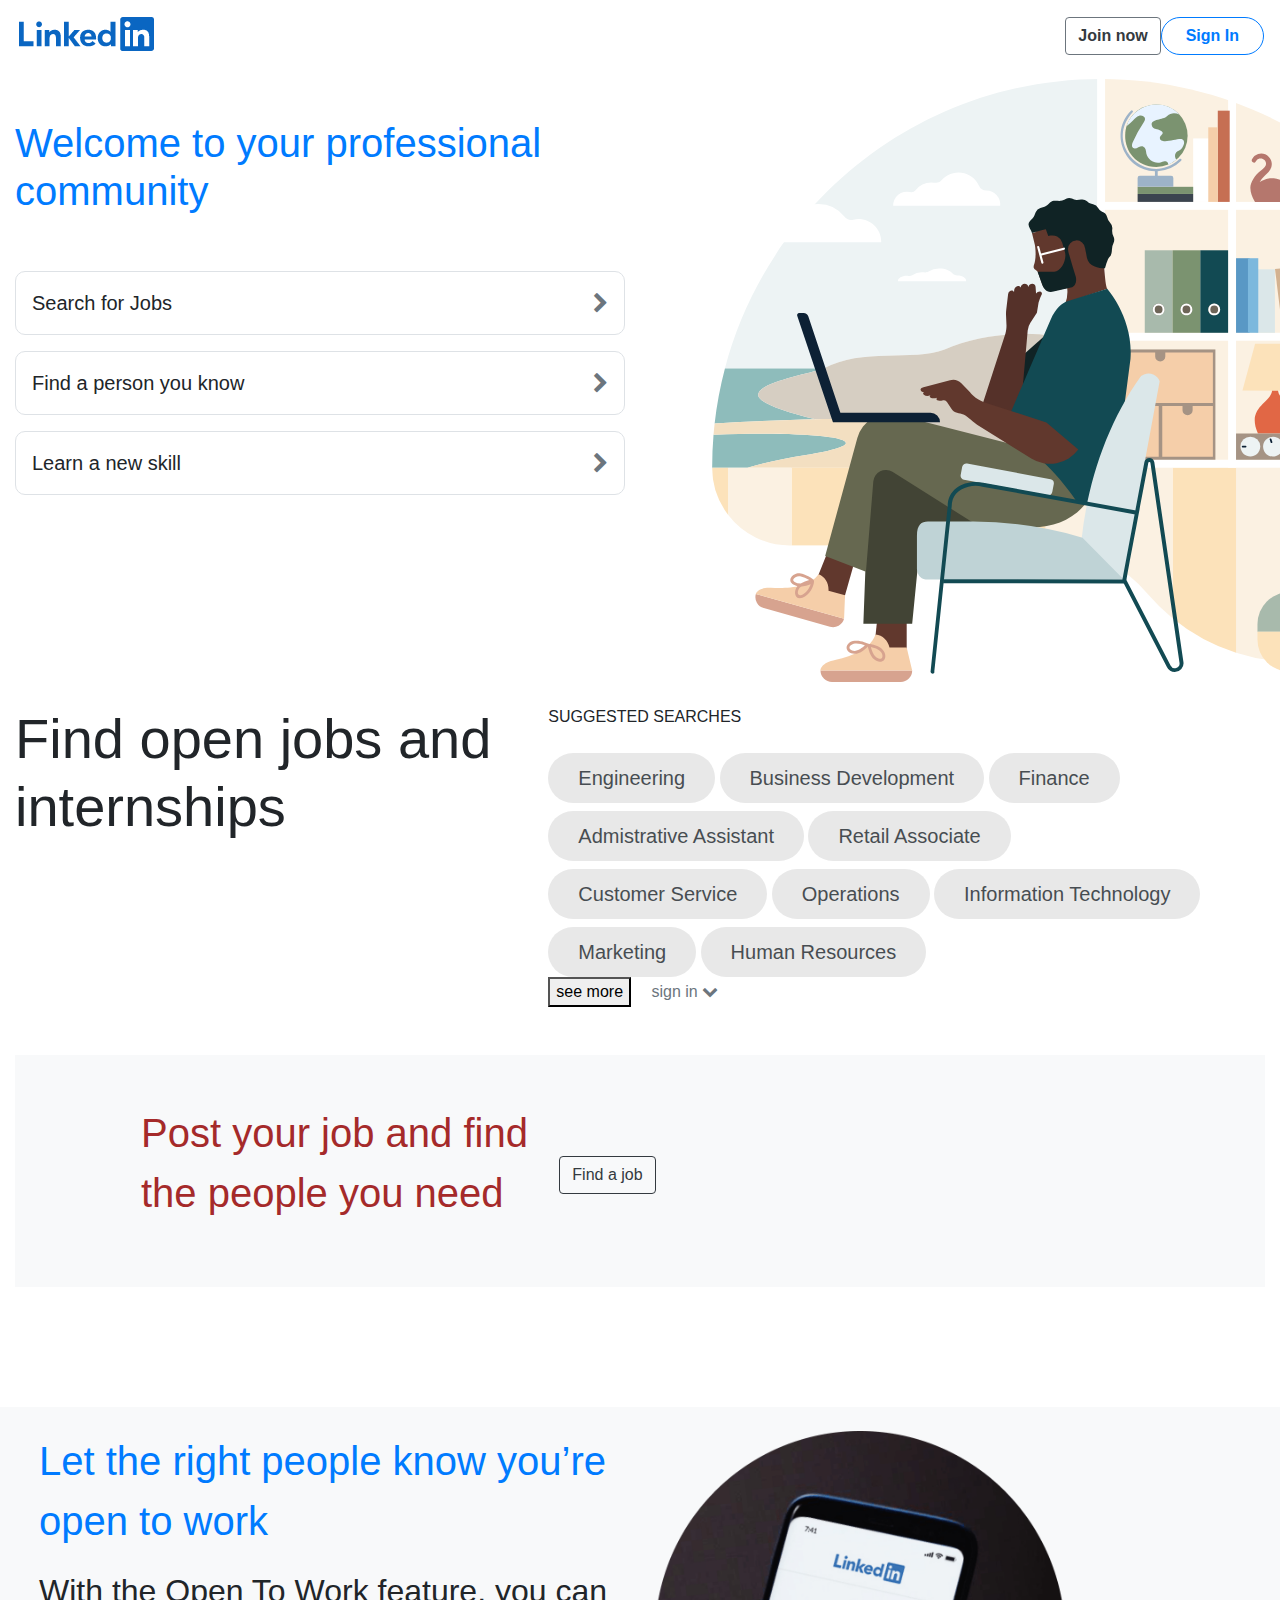
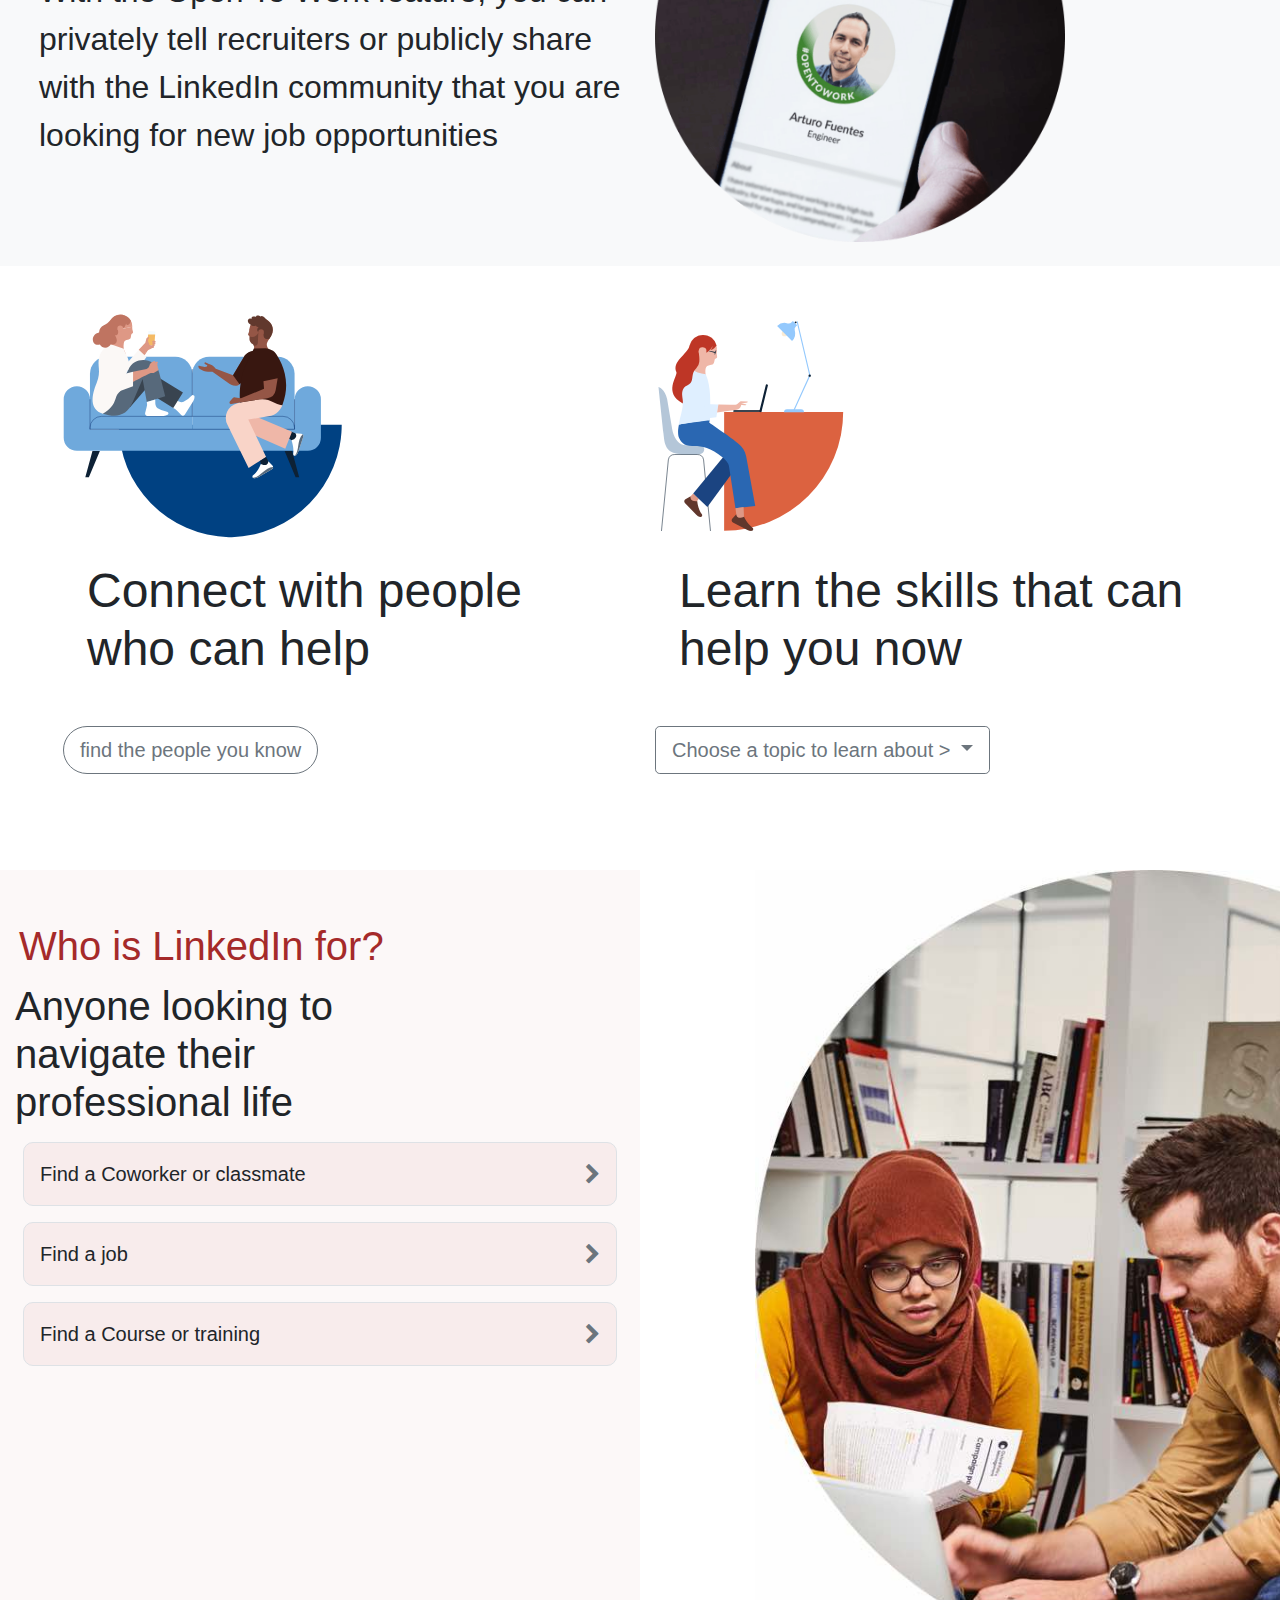
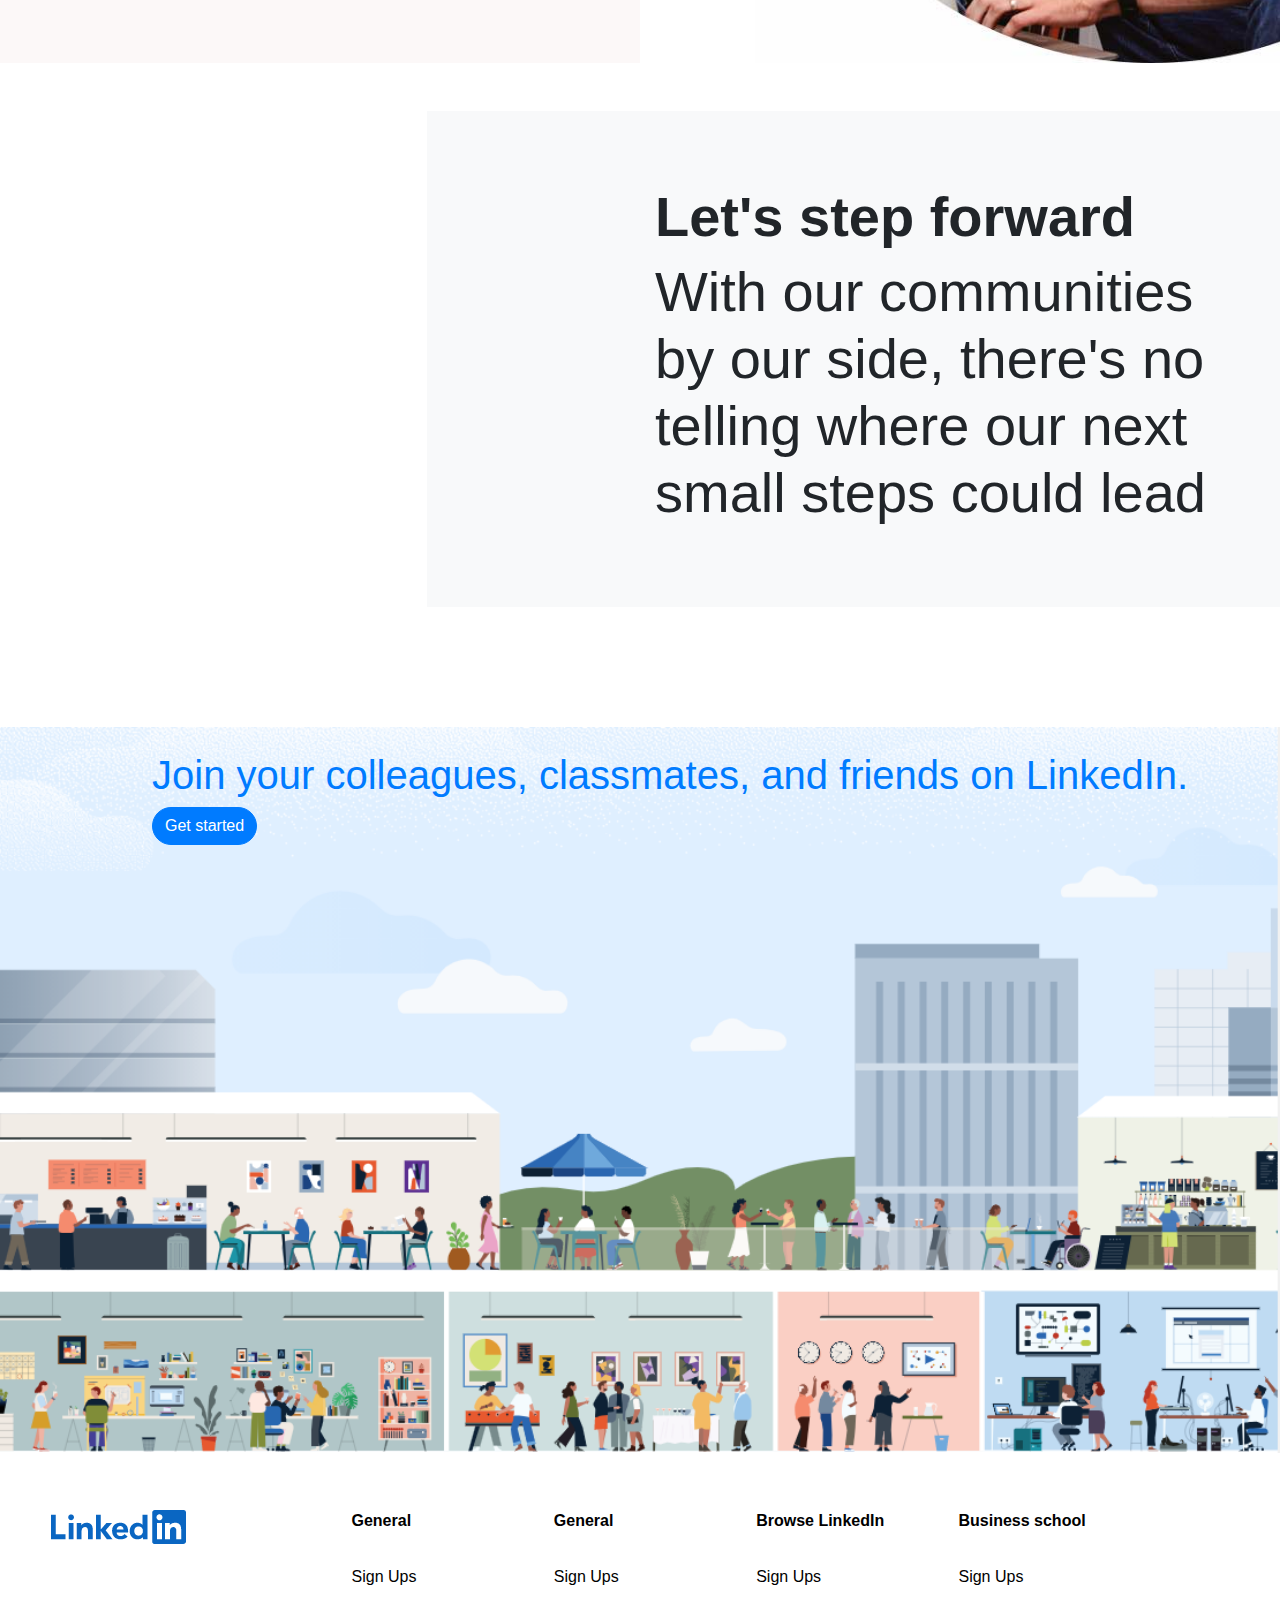
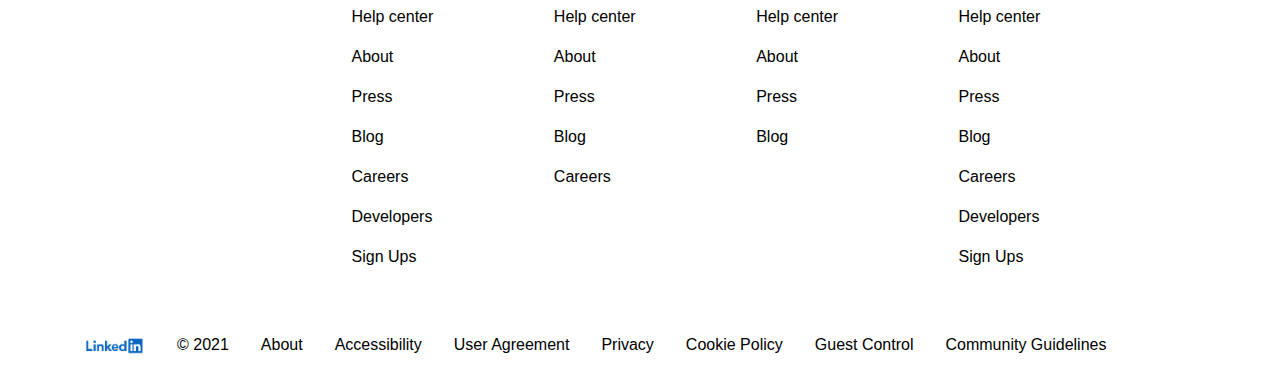
<file: index.html>
<!DOCTYPE html>
<html lang="en">
<head>
    <meta charset="UTF-8">
    <meta http-equiv="X-UA-Compatible" content="IE=edge">
    <meta name="viewport" content="width=device-width, initial-scale=1.0">
    <link rel="stylesheet" href="https://maxcdn.bootstrapcdn.com/bootstrap/4.5.2/css/bootstrap.min.css">
    <link rel="stylesheet" href="https://cdnjs.cloudflare.com/ajax/libs/font-awesome/4.7.0/css/font-awesome.min.css">
    <script src="https://ajax.googleapis.com/ajax/libs/jquery/3.5.1/jquery.min.js"></script>
    <link rel="stylesheet" href="css/front.css">
    <title>firstProject</title>
</head>
<style>
    .hov:hover{
        color: white;
    }
</style>
<body>

    <!-- NAVBAR -->
    <header class=" ">
        <nav class="  navbar navbar-expand-sm">
            <a href="#" class="navbar-brand">
                <img src="images/projectlogo.png" alt="">
            </a >
            <div class="collapse navbar-collapse justify-content-end">
                <ul class="navbar-nav"> 
                    <li class="nav-item">
                        <button class="btn btn-outline-secondary"> <a href="#" class="text-dark font-weight-bold"> Join now</a></button>
                    </li>
                    <li class="nav-item" class="hov">
                        <button class="btn btn-outline-primary px-4 font-weight-bold text-dark" style="border-radius: 30px;"> <a class="" href="sign-in.html"> Sign In </a></button>
                    </li>
                </ul>
    
            </div>
        </nav>
    </header>
   
    <!-- <div class="d-flex">
        <hr style="width: 40%;">
        <span>Or</span>
        <hr style="width: 40%;">
    </div> -->
    
    <!-- After navbar -->
    <main class="container-fluid">
        <section class="row">
            <div class="col-sm">
                <br><br>
                <h1 class="text-primary">Welcome to your professional community</h1>
                <br><br>
                <div class=" border p-3  front-btn ">
                    <span class="lead">Search for Jobs</span>
                    <i class="	fa fa-chevron-right float-right text-secondary mt-2 fa-lg"></i>
                </div>
                <div class=" border p-3  my-3 front-btn">
                    <span class="lead">Find a person you know</span>
                    <i class="	fa fa-chevron-right float-right mt-2 fa-lg text-secondary"></i>
                </div>
                <div class=" border p-3  front-btn">
                    <span class="lead">Learn a new skill</span>
                    <i class="	fa fa-chevron-right float-right text-secondary mt-2 fa-lg"></i>
                </div>
            </div>
            <div class="col-sm" style="overflow-x: hidden;">
                <img src="svg/illus-1.svg" class="top-img"  alt="">
            </div>
        </section>
    </main>


    <!-- CHIP AREA -->
    <main class="container-fluid">
        <section class="row">
            <div class="col-sm-5">
                <h1 class="display-4 ">Find open jobs and internships</h1>
            </div>
            <div class="col-sm">
                <p class="text-">SUGGESTED SEARCHES</p>
                <div>
                    <div class="chip-pane mt-2"><button href="#" class="chip  lead text-dark">Engineering</button></div>
                    <div class="chip-pane mt-2"><button href="#" class="chip  lead text-dark">Business Development</button></div>
                    <div class="chip-pane mt-2"><button href="#" class="chip  lead text-dark">Finance</button></div><br>
                    <div class="chip-pane mt-2"><button href="#" class="chip  lead text-dark">Admistrative Assistant</button></div>
                    <div class="chip-pane mt-2"><button href="#" class="chip  lead text-dark">Retail Associate</button></div><br>
                    <div class="chip-pane mt-2"><button href="#" class="chip  lead text-dark">Customer Service</button></div>
                    <div class="chip-pane mt-2"><button href="#" class="chip  lead text-dark">Operations</button></div>
                    <div class="chip-pane mt-2"><button href="#" class="chip  lead text-dark">Information Technology</button></div><br>
                    <div class="chip-pane mt-2"><button href="#" class="chip  lead text-dark">Marketing</button></div>
                    <div class="chip-pane mt-2"><button href="#" class="chip  lead text-dark"> Human Resources</button></div>
                    
                 </div>
                 <div id="demo" class="collapse">
                    <div class="chip-pane mt-2"><button href="#" class="chip  lead text-dark">Retail Associate</button></div><br>
                    <div class="chip-pane mt-2"><button href="#" class="chip  lead text-dark">Customer Service</button></div>
                    <div class="chip-pane mt-2"><button href="#" class="chip  lead text-dark">Operations</button></div>
                    <div class="chip-pane mt-2"><button href="#" class="chip  lead text-dark">Information Technology</button></div><br>
                    <div class="chip-pane mt-2"><button href="#" class="chip  lead text-dark">Marketing</button></div>
                    <div class="chip-pane mt-2"><button href="#" class="chip  lead text-dark"> Human Resources</button></div>
                </div>
            
                <button data-toggle="collapse" data-target="#demo">see more</button>

                  <a href="#" class="p-3 mt-4 text-secondary">
                    <span> sign in</span>
                    <span></span> <i class="fa fa-chevron-down"></i></span>
                  </a>
            </div>
        </section>
           <!-- AFTER CHIP -->
        <main class="container-fluid bg-light">   
            <section class="row  p-5 m-5">
                <div class="col-sm-5">
                    <p class="job">Post your job and find the people you need</p>
                </div>
                <div class="col-sm achip-btn mt-5">
                    <button href= "#" class="btn btn-outline-dark">Find a job</button>
                </div>
             </section>
        </main>
    </main>
     <br>
    <br>
    <br>
        <!-- ROUND PHOTO -->
    <main class="container-fluid bg-light">
        <section class="row p-4">
            <div class="col-sm">
                <p class="text-primary photo-text">Let the right people know you’re open to work</p>
                <p class="xphoto-text">With the Open To Work feature, you can privately tell recruiters or publicly share with the LinkedIn community that you are looking for new job opportunities</p>
            </div>
            <div class="col-sm">
                <img src="images/roundphoto.png" alt="" width="70%">
            </div>
        </section>
    </main>
    <!-- ILLUSTRATION -->
    <main class="container-fluid">
        <section class="row p-5">
            <div class="col-sm">
                <img src="svg/illust.svg" alt="" width="50%">
                <h2 class="ilustration-text p-4">Connect with people who can help</h2>
                <button class="btn btn-outline-secondary btn-lg mt-3" style="border-radius: 30px;">find the people you know</button>
            </div>
            <div class="col-sm">
                <img src="svg/illustra2.svg" alt="" width="50%">
                <h2 class="ilustration-text p-sm-4">Learn the skills that can help you now</h2>
                <div class="dropdown">
                    <button class="btn btn-outline-secondary btn-lg mt-3 dropdown-toggle" data-toggle="dropdown">Choose a topic to learn about
                        <span class="text-secondary">></span>
                    </button>
                    <div class="dropdown-menu p-2">
                        <div>
                            <a href="#" class="t-drop">Training and Education</a><br>
                             <a href="#" class="t-drop">270+ courses</a>
                        </div>
                        <div>
                            <a href="#" class="t-drop">Business Analogy and Resources</a><br>
                            <a href="#" class="t-drop">270+ courses</a>
                        </div>
                        <div>
                            <a href="#" class="t-drop">Business Analogy and Resources</a><br>
                            <a href="#" class="t-drop">270+ courses</a>
                        </div>
                        <div>
                            <a href="#" class="t-drop">Business Analogy and Resources</a><br>
                            <a href="#" class="t-drop">270+ courses</a>
                        </div>
                        <div>
                            <a href="#" class="t-drop">Business Analogy and Resources</a><br>
                            <a href="#" class="t-drop">270+ courses</a>
                        </div>
                    </div>
                    </div>
                </div>
            </div>
        </section>
    </main>
    <!-- HIJAB -->
    <main class="container-fluid">
        <section class="row pt-5"> 
            <div class="col-sm-6 hijab-text">
                <h2 class="who lead mt-5 p-1">Who is LinkedIn for?</h2>
                <h5 class="small-who">Anyone looking to <br> navigate their <br> professional life</h5>
                <div class=" border  p-3 hijab-btn mt-3 mx-2 ">
                    <span class="lead">Find a Coworker or classmate </span>
                    <i class="	fa fa-chevron-right float-right text-secondary mt-2 fa-lg"></i>
                </div>
                <div class=" border  p-3 hijab-btn mt-3 mx-2 ">
                    <span class="lead">Find a job </span>
                    <i class="	fa fa-chevron-right float-right text-secondary mt-2 fa-lg"></i>
                </div>
                <div class=" border  p-3 hijab-btn mt-3 mx-2 ">
                    <span class="lead">Find a Course or training </span>
                    <i class="	fa fa-chevron-right float-right text-secondary mt-2 fa-lg"></i>
                </div>
             </div>
             <div class="col-sm" style="overflow-x: hidden;">
                <img src="images/hijab.jpg" alt="" style="position: relative; right:-100px" width="130%">
             </div>
        </section>
    </main>

    <!-- VIDEO PART -->
    <main class="container-fluid mt-5">
        <section class="row">
            <div class="col-sm-4 ">
                <div class="yes">
                    <iframe class="responsive-iframe" width="100%" height="378" src="https://www.youtube.com/embed/tOkIXBniIUo" frameborder="0" allow="accelerometer; autoplay; clipboard-write; encrypted-media; gyroscope; picture-in-picture" allowfullscreen></iframe>
                </div>
             </div>
             <div class="col-sm-2 bg-light"></div>
             <div class="col-sm bg-light ">
                <br><br><br>
                <div class=" bg-light">
                    <h6 class=" display-4 font-weight-bold" >Let's step forward</h6>
                    <h6 class="s display-4">With our communities by our side, there's no telling where our next small steps could lead</h6>
                </div>
                <br><br><br>
            </div>
        </section>
    </main>

    <br><br><br><br><br>
    <!-- LAST PHOTO -->
    <main class="last-photo" >
        <section>
            <img src="images/footer-image.png" class="w-100" alt="">
           <div class="henshaw p-4 container">
            <h1 class="text-primary ">Join your colleagues, classmates, and friends on LinkedIn.</h1>
            <button class="btn btn-primary henshaw-button"> Get started</button>
           </div>
        </section>
    </main>

 


        <!-- ADDRESS LINK -->
    <main class="container-fluid p-5">
        <div class="row">
            <div class="col-sm-3">
               <a href="#" class="navbar-brand">
                <img src="images/projectlogo.png" alt="">
               </a>
            </div>
            <div class="col-sm-2 ">
                <ul class="navbar-nav">
                    <a href="#" class="link"><li class="nav-link font-weight-bold">General</li></a>
                    <a href="#" class="link mt-3"> <li class="nav-link">Sign Ups</li></a>
                    <a href="#" class="link"> <li class="nav-link">Help center</li></a>
                    <a href="#" class="link"> <li class="nav-link">About</li></a>
                    <a href="#" class="link"> <li class="nav-link">Press</li></a>
                    <a href="#" class="link"> <li class="nav-link">Blog</li></a>
                    <a href="#" class="link"> <li class="nav-link">Careers</li></a>
                    <a href="#" class="link"> <li class="nav-link">Developers</li></a>
                    <a href="#" class="link"> <li class="nav-link">Sign Ups</li></a>
                 </ul>
             </div>
             <div class="col-sm-2 ">
                <ul class="navbar-nav">
                    <a href="#" class="link"><li class="nav-link font-weight-bold">General</li></a>
                    <a href="#" class="link mt-3"> <li class="nav-link">Sign Ups</li></a>
                    <a href="#" class="link"> <li class="nav-link">Help center</li></a>
                    <a href="#" class="link"> <li class="nav-link">About</li></a>
                    <a href="#" class="link"> <li class="nav-link">Press</li></a>
                    <a href="#" class="link"> <li class="nav-link">Blog</li></a>
                    <a href="#" class="link"> <li class="nav-link">Careers</li></a>
                    
                </ul>
            </div>
            <div class="col-sm-2 ">
                <ul class="navbar-nav">
                    <a href="#" class="link"><li class="nav-link font-weight-bold">Browse LinkedIn</li></a>
                    <a href="#" class="link mt-3"> <li class="nav-link">Sign Ups</li></a>
                    <a href="#" class="link"> <li class="nav-link">Help center</li></a>
                    <a href="#" class="link"> <li class="nav-link">About</li></a>
                    <a href="#" class="link"> <li class="nav-link">Press</li></a>
                    <a href="#" class="link"> <li class="nav-link">Blog</li></a>
                    
                </ul>
            </div>
            <div class="col-sm-2">
                <ul class="navbar-nav">
                    <a href="#" class="link"><li class="nav-link font-weight-bold">Business school</li></a>
                    <a href="#" class="link mt-3"> <li class="nav-link">Sign Ups</li></a>
                    <a href="#" class="link"> <li class="nav-link">Help center</li></a>
                    <a href="#" class="link"> <li class="nav-link">About</li></a>
                    <a href="#" class="link"> <li class="nav-link">Press</li></a>
                    <a href="#" class="link"> <li class="nav-link">Blog</li></a>
                    <a href="#" class="link"> <li class="nav-link">Careers</li></a>
                    <a href="#" class="link"> <li class="nav-link">Developers</li></a>
                    <a href="#" class="link"> <li class="nav-link">Sign Ups</li></a>
                 </ul>
            </div>
        </div>
    </main>
    <footer class="d-flex container">
        <div>
         <ul class="nav">
            <li class="navbar-brand">
                <a href="">
                    <img src="images/projectlogo.png" alt="" width="60px;">
                 </a>
            <li class="nav-item">     
              <a href="" class="nav-link t-footer">© 2021</a>
            </li>
             <li class="nav-item">
                <a href="" class="nav-link t-footer ">About</a>
             </li>
              <li class="nav-item">
                <a href="" class="nav-link t-footer">Accessibility</a>
               </li>
              <li class="nav-item">
                <a href="" class="nav-link  t-footer">User Agreement</a>
               </li>
              <li class="nav-item">
                <a href="" class="nav-link t-footer">Privacy</a>
            </li>
            <li class="nav-item">
                <a href="" class="nav-link t-footer">Cookie Policy</a>
            </li>
            <li class="nav-item">
                <a href="" class="nav-link t-footer">Guest Control</a>
            </li>
            <li class="nav-item">
                <a href="" class="nav-link t-footer">Community Guidelines</a>
            </li>
        </ul>
         </div> 
     </footer>
    <script src="https://cdnjs.cloudflare.com/ajax/libs/popper.js/1.16.0/umd/popper.min.js"></script>
    <script src="https://maxcdn.bootstrapcdn.com/bootstrap/4.5.2/js/bootstrap.min.js"></script>
</body>
</html>
</file>
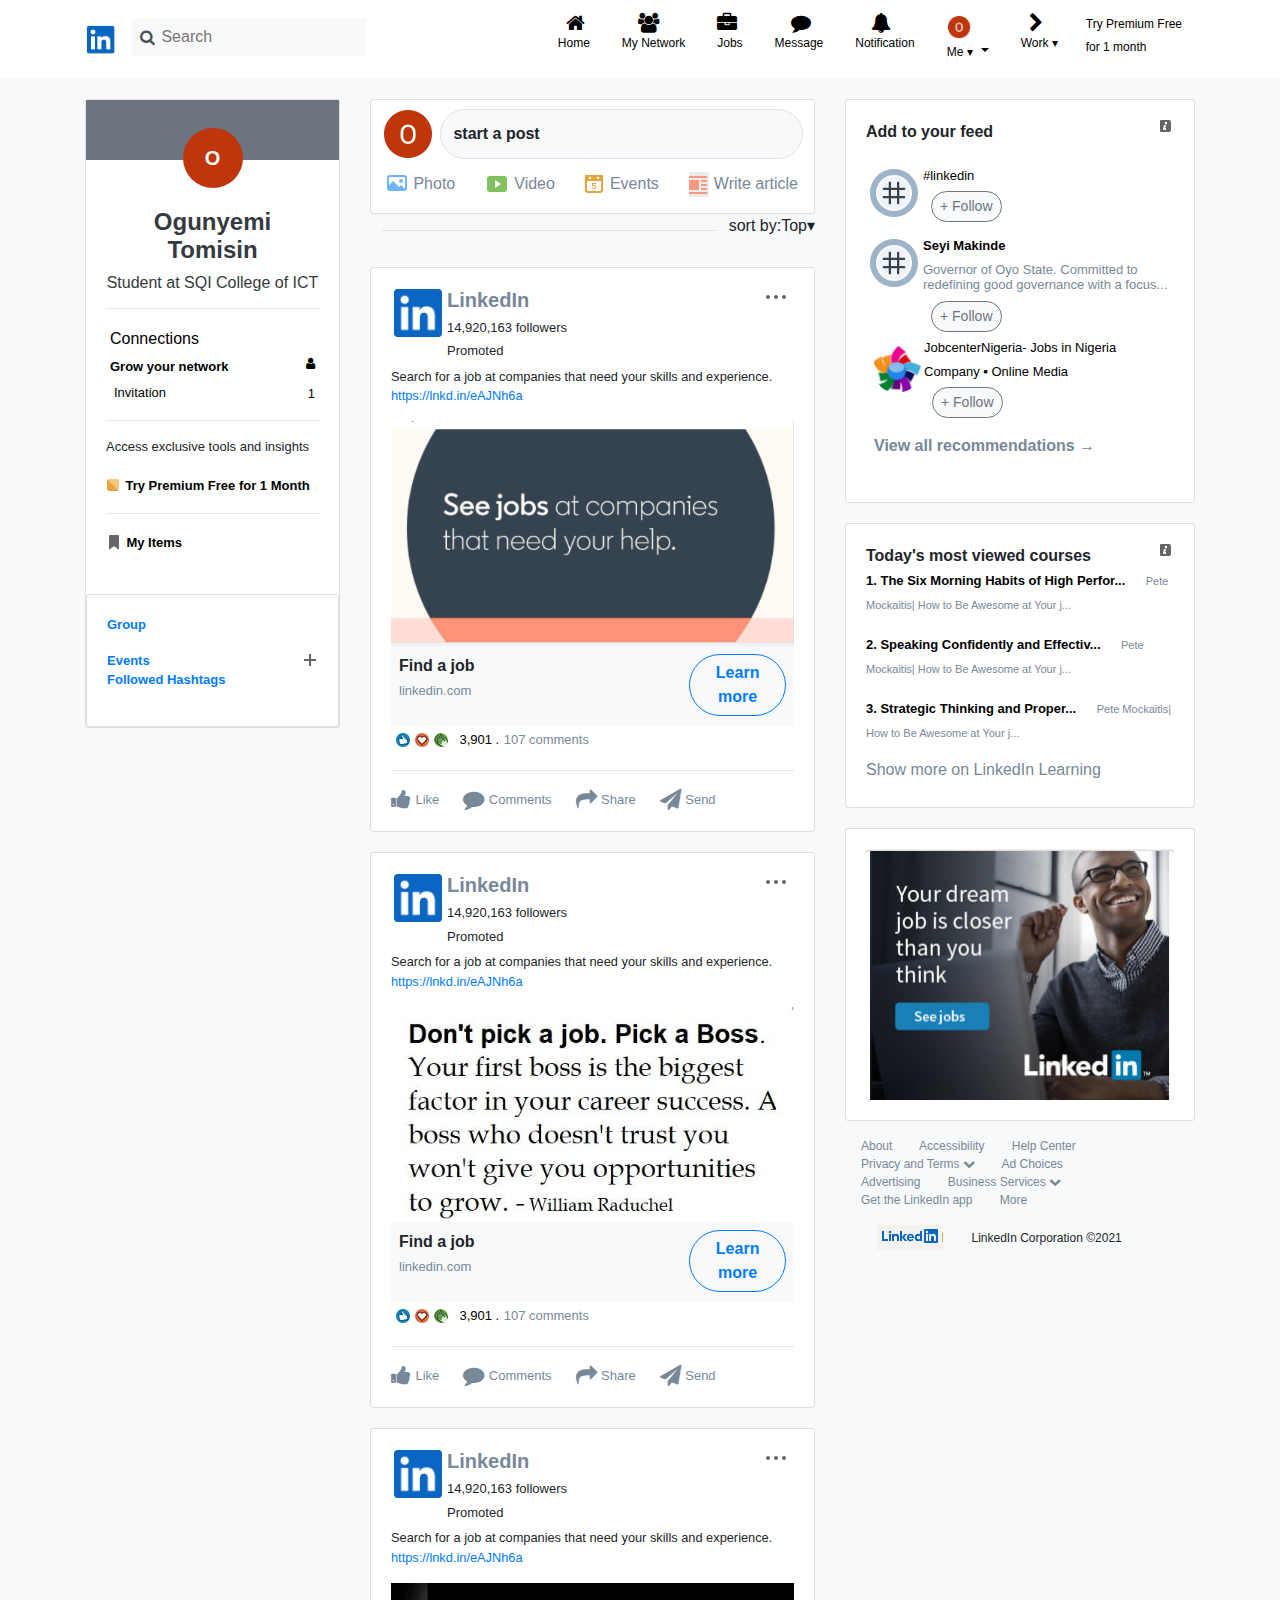
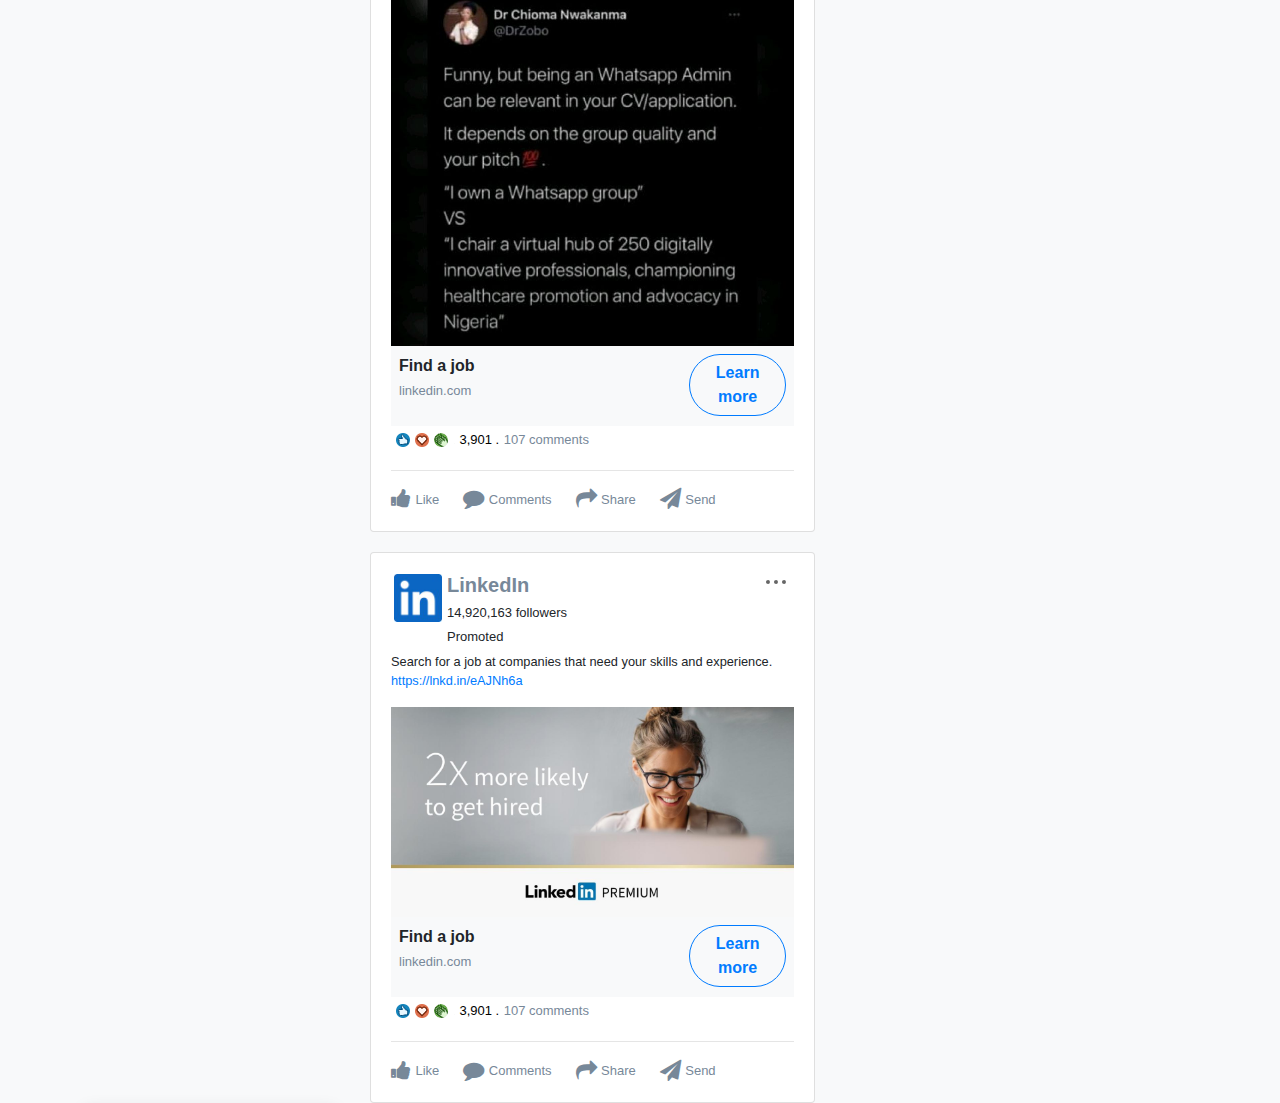
<file: front-page.html>
<!DOCTYPE html>
<html lang="en">
<head>
    <meta charset="UTF-8">
    <meta http-equiv="X-UA-Compatible" content="IE=edge">
    <meta name="viewport" content="width=device-width, initial-scale=1.0">
    <link rel="stylesheet" href="https://maxcdn.bootstrapcdn.com/bootstrap/4.5.2/css/bootstrap.min.css">
    <link rel="stylesheet" href="https://cdnjs.cloudflare.com/ajax/libs/font-awesome/4.7.0/css/font-awesome.min.css">
    <script src="https://ajax.googleapis.com/ajax/libs/jquery/3.5.1/jquery.min.js"></script>
    <title>front-page</title>
    <link rel="stylesheet" href="css/style.css">
    <link rel="stylesheet" href="Notification.html">
    <link rel="stylesheet" href="job.html">
    
    <style type="text/css">
    a{
        text-decoration: none;
        color: black;
    }
    nav{
        font-size: 15px;
        justify-content:space-around;
        position: fixed;

    }
   
    .x-input:focus{
       
        outline: none;
    }
    .span-btn{
        width: 85% !important;
        height: 50px !important;
        border-radius: 40px !important;
        /* outline-color: darkgrey!important; */

    }
 
    .snip{
        text-decoration: none;
        color:lightslategray;
        /* padding: 10px; */
        /* font-size: 15px; */
    }
    .snip:hover{
        color: lightslategray;
        text-decoration: none;
    }
    .card{
        margin-top: 20px;
        /* border-radius: 20px !important; */
    }
    .footer:hover{
        color: mediumblue !important;
    }

    .x-input {
       max-width: 300px;
    }
    .x-modal{
        width:110%;
    }
    @media screen  and (max-width:500px) {
        nav{
            display: block;
        }

        .x-input {
            width: 90%;
            overflow: hidden;

        }
    }x
    
    .fav:hover{
        background-color: lightgray;
    }
    </style>
</head>
<body>
    <!-- NAVBAR -->
    <nav class=" navbar navbar-expand-sm container" >

       <div class="d-flex x-input " > 
            <a href="#" class="navbar-brand">
                <img class="my-auto" src="images/small-logo.png" alt="" width="30px">
            </a>
            <div class="form-control bg-light d-flex p-0 pl-2 border-0"  >
                <i class="fa fa-search my-auto"></i>
                <input type="text" class=" x-input  border-0 bg-light "  placeholder=" Search">
            </div>
       </div>

     <div class="navbar-collapse collapse justify-content-end">
         <ul class="navbar-nav">
             <li class="nav-item">
                <a href="front-page.html" class="nav-link mx-2">
                    <i class="fa fa-home fa-lg ml-2 d-block"></i>
                    <span class="small">Home</span>
                </a>
             </li>
             <li class="nav-item">
                <a href="#" class="nav-link mx-2">
                    <i class="fa fa-users fa-lg ml-3  d-block"></i>
                    <span class="small" style="width: fit-content;">My Network</span>
                </a>
             </li>
             <li class="nav-item">
                <a href="job.html" class="nav-link mx-2"><i class="fa fa-briefcase fa-lg d-block"></i>
                    <span class="small">Jobs</span>
                </a>
             </li>
             <li class="nav-item">
                <a href="#" class="nav-link mx-2">
                    <i class="fa fa-comment fa-lg ml-3 d-block"></i>
                    <span class="small">Message</span>
                </a>
             </li>
             <li class="nav-item">
                <a href="Notification.html" class="nav-link mx-2">
                    <i class="fa fa-bell fa-lg ml-3 d-block"></i>
                    <span class="small">Notification</span>
                    </a>
             </li>
             <li class="nav-item nav-item dropdown">
                <a href="#" class=" nav-link mx-2 p-2 dropdown-toggle" href="#" id="navbardrop" data-toggle="dropdown">
                    <img src="images/oo.png" alt="" class="d-block " width="25px" >
                    <span class="small">Me ▾</span>
                </a>
                <div class="dropdown-menu p-2">
                    <div class=" dropdown-item">
                            <div class="media">
                                <img src="images/ooo.png" alt="" class="rounded-circle">
                                <div class="media-body">
                                    <h6 class="font-weight-bold">Ogunyemi Tomisin</h6>
                                    <h6>Student at SQI</h6>
                                </div>
                            </div>
                            <div>
                                <button class="btn btn-outline-primary btn-light btn-sm rounded-pill float-right font-weight-bold w-100 ">View Profile</button>
                            </div>
                           
                     </div>
                     <div class="dropdown-item">
                        <hr >
                     </div>
                    <div class="dropdown-item">
                        <ul class="nav flex-column ">
                            <li class="nav-item">
                                <a href="" class="nav-link d-block text-secondary font-weight-bold">Account</a>
                            </li>
                            <li class="nav-item">
                                <a href="" class="nav-link d-block">Settings & Privacy</a>
                            </li>
                            <li class="nav-item">
                                <a href="" class="nav-link d-block">Help</a>
                            </li>
                            <li class="nav-item">
                                <a href="" class="nav-link d-block">Language</a>
                            </li>
                            <li class="nav-item">
                                <a href="" class="nav-link d-block text-secondary font-weight-bold">Manage</a>
                            </li>
                            <li class="nav-item">
                                <a href="" class="nav-link d-block">Post and activity</a>
                            </li>
                            <li class="nav-item">
                                <a href="" class="nav-link d-block">My Posted Job</a>
                            </li>
                            <li class="nav-item">
                                <a href="" class="nav-link d-block">Sign-Out</a>
                            </li>
                        </ul>
                    </div>  
                </div>
             </li>
             <li class="nav-item">

             </li>
             <li class="nav-item">
                <a href="#" class="nav-link mx-2">
                    <i class="fa fa-chevron-right fa-lg ml-2 d-block"></i>
                    <span class="small">Work ▾</span>
                </a>
             </li>
             <li class="nav-item">
                <a href="#" class="nav-link mx-2 p-1 d-block">
                    <span class="small">Try Premium Free <br> for 1 month</span>
                 </a>
             </li>
         </ul>
     </div>
     <!-- COLLAPSE ICON -->
     <div>
        <a href="#" class="d-sm-none">
            <i class="fa fa-comment fa-lg "></i>
        </a>
     </div>
</nav>

<!-- COLUMNS -->
    <main class="bg-light">
        <main class="container">
            <section class="row">
                <div class="col-sm-3">
                  <div class="card ">
                        <div class="bg-secondary" style="height: 60px;" >
                            <div class="d-flex justify-content-center mx-auto " 
                                style="height: 60px; width: 60px; border-radius: 50px; align-items: center;
                                    background-color: #BF360C; position: relative;bottom: -28px;">
                                <strong class="text-light lead font-weight-bold">O</strong>
                            </div>
                        </div>
                     <div class="card-body pt-5">
                             <h4 class="font-weight-bold text-center text-dark">Ogunyemi Tomisin</h4>
                              <h6 class="text-center text-dark">Student at SQI College of ICT</h6>
                               <hr>
                         <a href="#" style="text-decoration: none; color: black; font-size: small;">
                            <div class="hover b-15 p-1">
                                <h6> Connections</h6>
                                <span> <strong>Grow your network</strong>  <i class="fa fa-user float-right"></i></span>
                           </div>
                         <span class="hover b-15 p-2" > Invitation
                           <p class="float-right hover b-15 p-1">1</p>
                         </span>
                         </a>
                         <hr>
                         <p style="font-size: small;">Access exclusive tools and insights</p>
                         <a href="#">
                             <img src="images/snip-orange.png" alt="">
                             <span class="font-weight-bold" style="font-size: small;">Try Premium Free for 1 Month</span>
                         </a>
                         <hr>
                         <a href="#">
                             <img src="images/snip-ash.png" alt="">
                             <span class="font-weight-bold" style="font-size: small;">My Items</span>
                         </a>
                    </div>
        
                    <section class="card">
                        <div class="card-body" style="font-size: small;">
                            <a href="#"><p class="text-primary font-weight-bold">Group</p></a>
                            <div>
                                <a href="#" class="text-primary font-weight-bold">Events</a>
                                <img src=" images/plus.png" alt="" class="float-right">
                            </div>
                            <a href="#"><p class="text-primary font-weight-bold">Followed Hashtags</p></a>
                        </div>
                    </section>
                  </div>   
               </div>
        
                    <!-- LARGE COLUMN -->
                    <section class="col-sm">
                        <div class="card">
                            <div class="card-body p-2">
                              <span>
                                <img src="images/ooo.png" class="mx-auto rounded-circle" alt="">
                                <button class="btn btn-light border span-btn hover" data-toggle="modal" data-target="#startModal">
                                  <strong class="float-left">start a post</strong>
                                </button>
                              </span>
                             <div class="d-flex justify-content-between mt-1">
                                 <div class="hover p-2 br-5">
                                     <a href="#" class="snip "> <img src="images/snip-photo.png" alt=""> Photo</a>
                                 </div>
                                 <div class="hover p-2 br-5">
                                    <a href="#" class="snip"> <img src="images/snip-images.png" alt=""> Video</a>
                                </div>
                                <div class="hover p-2 br-5">
                                    <a href="#" class="snip"> <img src="images/snip-third.png" alt=""> Events</a>
                                </div>
                                <div class="hover p-2 br-5">
                                    <a href="#" class="snip "> <img src="images/snip-fourth.png" alt=""> Write article</a>
                                </div>
                             </div>
                            </div>
                        </div>
                        <div class="d-flex">
                                <hr class="w-75">
                                <span>sort by: </span>
                                <span>  Top▾</span>
                        </div>

                        <!-- CREATE POST MODAL -->
                        <div class="modal x-modal" id="startModal">
                            <div  class="modal-dialog">
                                <div class="modal-content">
                                    <div class="modal-header">
                                        <strong class="modal-title">Create a post</strong>
                                        <button type="button" class="close" data-dismiss="modal">&times;</button>
                                    </div>

                                    <div class="modal-body">
                                        <div class="media">
                                            <img src="images/ooo.png" alt="">
                                            <div class="media-body">
                                                <h5 class="font-weight-bold">Ogunyemi Tomisin</h5> 
                                                <button class="btn btn-outline-dark rounded-pill w-50 font-weight-bold">🌑 Anyone ▾</button>
                                            </div>
                                        </div>
                                        <!-- TEXT AREA -->
                                        <div class="form-group">
                                            <!-- <label for="comment" class="font-weight-bold p-3">What do you want to talk about?</label> -->
                                            <textarea class="form-control" rows="6" cols="" id="comment" name="text" 
                                            placeholder="What do you want to talk about?"></textarea>
                                          </div>
                                          <a href="#" class="text-primary font-weight-bold">Add hashtag</a>
                                          <br><br>
                                            <div>
                                                <a href="#"><img src="images/modal1.png" alt="" class="p-2"></a>
                                                <a href="#"><img src="images/modal2.png" alt="" class="p-2"></a>
                                                <a href="#"><img src="images/modal3.png" alt="" class="p-2"></a>
                                                <a href="#"><img src="images/modal4.png" alt="" class="p-2"></a>
                                                <a href="#"><img src="images/modal5.png" alt="" class="p-2"></a>
                                                <a href="#"> 
                                                    <button class="btn btn-outline-light text-secondary font-weight-bold rounded-pill btn-lg float-right fav" >Post</button>
                                                </a>
                                    
                                            </div>

                                            <div class="p-0 " style="display: inline-block; column-count: 2; background-color:lightgray;">
                                              <a href="#"> 
                                                <button class="btn btn-outline-light text-secondary font-weight-bold rounded-pill fav w-100" style="min-width: fit-ctent;">Celebrate an occassion</button>
                                              </a>
                                              <a href="#"> 
                                                <button class="btn btn-outline-light text-secondary font-weight-bold rounded-pill fav w-100" style="min-width: fit-cotent;">Share that you are hiring</button>
                                              </a>
                                              <a href="#"> 
                                                <button class="btn btn-outline-light text-secondary font-weight-bold rounded-pill fav w-100" style="min-width: fit-ontent;">Find an expert</button>
                                              </a>
                                              <a href="#"> 
                                                <button class="btn btn-outline-light text-secondary font-weight-bold rounded-pill fav w-100" style="min-width: fit-cntent;">Create a post</button>
                                              </a>
                                              <a href="#"> 
                                                <button class="btn btn-outline-light text-secondary font-weight-bold rounded-pill fav w-100" style="min-width: fit-cotent;">Offer help</button>
                                              </a>
                                            
                                            </div>
                                    </div>

                                </div>

                            </div>

                        </div>
        
                        <!-- MIDDLE -->
                        <main class="card">
                            <section class="card-body">
                               <a href="#"> <img src="images/snip-dot.png" alt="" class="float-right"></a>
                                <div class="media">
                                    <img src="images/logo-snip.png" alt="">
                                    <div class="media-body">
                                        <h5 class="font-weight-bold" style="color: lightslategray;">LinkedIn</h5>
                                        <h6 style="font-size: small;">  14,920,163 followers</h6>
                                        <h6 style="font-size:small;">Promoted</h6>
                                    </div>
                                </div>
                                <p class="small" >Search for a job at companies that need your skills and experience.  <a href="#" class="text-primary">https://lnkd.in/eAJNh6a</a></p>
                               
                                <img src="images/middle-snip.png" alt="" width="100%">
                                <br>
        
                                <div class="bg-light p-2">
                                    <span class=" font-weight-bold">Find a job
                                        <button class="btn btn-outline-primary btn-light text-primary rounded-pill float-right w-25 font-weight-bold"> Learn more</button>
                                    </span>
                                   <p> <a href="#" style="font-size: small; color: lightslategray;" class="alter">linkedin.com</a></p>
                                </div>
                                <div class="bg-white">
                                   <a href="#"> <img src="images/snip-three.png" alt=""></a>
                                    <span style="font-size:small; color: lightslategray;"><a href="#"> 3,901 .</a></span>
                                    <a href="#" style="font-size: small; color: lightslategray;"> 107 comments</a>
                                </div>
                                <hr>
                                <div class=" d-flex">
                                    <div class="mr-4">
                                        <a href="#" style="color: lightslategray;"><i class="fa fa-thumbs-up fa-lg"></i></a>
                                        <span > <a href="#" style="font-size:small; font-size: small; color: lightslategray;">Like </a></span>
                                    </div>
                                    <div class="mr-4">
                                        <a href="#" style="color: lightslategray;"><i class="fa fa-comment fa-lg"></i></a>
                                        <span > <a href="#" style="font-size:small; font-size: small; color: lightslategray;">Comments </a></span>
                                    </div>
                                    <div class="mr-4">
                                        <a href="#" style="color: lightslategray;"><i class="fa fa-share fa-lg"></i></a>
                                        <span > <a href="#" style="font-size:small; font-size: small; color: lightslategray;">Share</a></span>
                                    </div>
                                    <div class="mr-4">
                                        <a href="#" style="color: lightslategray;"><i class="fa fa-send fa-lg"></i></a>
                                        <span > <a href="#" style="font-size:small; font-size: small; color: lightslategray;">Send </a></span>
                                    </div>
                                </div>
                            </section>
                        </main>
                        <main class="card">
                            <section class="card-body">
                               <a href="#"> <img src="images/snip-dot.png" alt="" class="float-right"></a>
                                <div class="media">
                                    <img src="images/logo-snip.png" alt="">
                                    <div class="media-body">
                                        <h5 class="font-weight-bold" style="color: lightslategray;">LinkedIn</h5>
                                        <h6 style="font-size: small;">  14,920,163 followers</h6>
                                        <h6 style="font-size:small;">Promoted</h6>
                                    </div>
                                </div>
                                <p class="small" >Search for a job at companies that need your skills and experience.  <a href="#" class="text-primary">https://lnkd.in/eAJNh6a</a></p>
                               
                                <img src="images/link_write.jpg" alt="" width="100%">
                                <br>
        
                                <div class="bg-light p-2">
                                    <span class=" font-weight-bold">Find a job
                                        <button class="btn btn-outline-primary btn-light text-primary rounded-pill float-right w-25 font-weight-bold"> Learn more</button>
                                    </span>
                                   <p> <a href="#" style="font-size: small; color: lightslategray;" class="alter">linkedin.com</a></p>
                                </div>
                                <div class="bg-white">
                                   <a href="#"> <img src="images/snip-three.png" alt=""></a>
                                    <span style="font-size:small; color: lightslategray;"><a href="#"> 3,901 .</a></span>
                                    <a href="#" style="font-size: small; color: lightslategray;"> 107 comments</a>
                                </div>
                                <hr>
                                <div class=" d-flex">
                                    <div class="mr-4">
                                        <a href="#" style="color: lightslategray;"><i class="fa fa-thumbs-up fa-lg"></i></a>
                                        <span > <a href="#" style="font-size:small; font-size: small; color: lightslategray;">Like </a></span>
                                    </div>
                                    <div class="mr-4">
                                        <a href="#" style="color: lightslategray;"><i class="fa fa-comment fa-lg"></i></a>
                                        <span > <a href="#" style="font-size:small; font-size: small; color: lightslategray;">Comments </a></span>
                                    </div>
                                    <div class="mr-4">
                                        <a href="#" style="color: lightslategray;"><i class="fa fa-share fa-lg"></i></a>
                                        <span > <a href="#" style="font-size:small; font-size: small; color: lightslategray;">Share</a></span>
                                    </div>
                                    <div class="mr-4">
                                        <a href="#" style="color: lightslategray;"><i class="fa fa-send fa-lg"></i></a>
                                        <span > <a href="#" style="font-size:small; font-size: small; color: lightslategray;">Send </a></span>
                                    </div>
                                </div>
                            </section>
                        </main>

                        <main class="card">
                            <section class="card-body">
                               <a href="#"> <img src="images/snip-dot.png" alt="" class="float-right"></a>
                                <div class="media">
                                    <img src="images/logo-snip.png" alt="">
                                    <div class="media-body">
                                        <h5 class="font-weight-bold" style="color: lightslategray;">LinkedIn</h5>
                                        <h6 style="font-size: small;">  14,920,163 followers</h6>
                                        <h6 style="font-size:small;">Promoted</h6>
                                    </div>
                                </div>
                                <p class="small" >Search for a job at companies that need your skills and experience.  <a href="#" class="text-primary">https://lnkd.in/eAJNh6a</a></p>
                               
                                <img src="images/col_img.jpg" alt="" width="100%">
                                <br>
        
                                <div class="bg-light p-2">
                                    <span class=" font-weight-bold">Find a job
                                        <button class="btn btn-outline-primary btn-light text-primary rounded-pill float-right w-25 font-weight-bold"> Learn more</button>
                                    </span>
                                   <p> <a href="#" style="font-size: small; color: lightslategray;" class="alter">linkedin.com</a></p>
                                </div>
                                <div class="bg-white">
                                   <a href="#"> <img src="images/snip-three.png" alt=""></a>
                                    <span style="font-size:small; color: lightslategray;"><a href="#"> 3,901 .</a></span>
                                    <a href="#" style="font-size: small; color: lightslategray;"> 107 comments</a>
                                </div>
                                <hr>
                                <div class=" d-flex">
                                    <div class="mr-4">
                                        <a href="#" style="color: lightslategray;"><i class="fa fa-thumbs-up fa-lg"></i></a>
                                        <span > <a href="#" style="font-size:small; font-size: small; color: lightslategray;">Like </a></span>
                                    </div>
                                    <div class="mr-4">
                                        <a href="#" style="color: lightslategray;"><i class="fa fa-comment fa-lg"></i></a>
                                        <span > <a href="#" style="font-size:small; font-size: small; color: lightslategray;">Comments </a></span>
                                    </div>
                                    <div class="mr-4">
                                        <a href="#" style="color: lightslategray;"><i class="fa fa-share fa-lg"></i></a>
                                        <span > <a href="#" style="font-size:small; font-size: small; color: lightslategray;">Share</a></span>
                                    </div>
                                    <div class="mr-4">
                                        <a href="#" style="color: lightslategray;"><i class="fa fa-send fa-lg"></i></a>
                                        <span > <a href="#" style="font-size:small; font-size: small; color: lightslategray;">Send </a></span>
                                    </div>
                                </div>
                            </section>
                        </main>

                        <main class="card">
                            <section class="card-body">
                               <a href="#"> <img src="images/snip-dot.png" alt="" class="float-right"></a>
                                <div class="media">
                                    <img src="images/logo-snip.png" alt="">
                                    <div class="media-body">
                                        <h5 class="font-weight-bold" style="color: lightslategray;">LinkedIn</h5>
                                        <h6 style="font-size: small;">  14,920,163 followers</h6>
                                        <h6 style="font-size:small;">Promoted</h6>
                                    </div>
                                </div>
                                <p class="small" >Search for a job at companies that need your skills and experience.  <a href="#" class="text-primary">https://lnkd.in/eAJNh6a</a></p>
                               
                                <img src="images/link_smile.jpg" alt="" width="100%">
                                <br>
        
                                <div class="bg-light p-2">
                                    <span class=" font-weight-bold">Find a job
                                        <button class="btn btn-outline-primary btn-light text-primary rounded-pill float-right w-25 font-weight-bold"> Learn more</button>
                                    </span>
                                   <p> <a href="#" style="font-size: small; color: lightslategray;" class="alter">linkedin.com</a></p>
                                </div>
                                <div class="bg-white">
                                   <a href="#"> <img src="images/snip-three.png" alt=""></a>
                                    <span style="font-size:small; color: lightslategray;"><a href="#"> 3,901 .</a></span>
                                    <a href="#" style="font-size: small; color: lightslategray;"> 107 comments</a>
                                </div>
                                <hr>
                                <div class=" d-flex">
                                    <div class="mr-4">
                                        <a href="#" style="color: lightslategray;"><i class="fa fa-thumbs-up fa-lg"></i></a>
                                        <span > <a href="#" style="font-size:small; font-size: small; color: lightslategray;">Like </a></span>
                                    </div>
                                    <div class="mr-4">
                                        <a href="#" style="color: lightslategray;"><i class="fa fa-comment fa-lg"></i></a>
                                        <span > <a href="#" style="font-size:small; font-size: small; color: lightslategray;">Comments </a></span>
                                    </div>
                                    <div class="mr-4">
                                        <a href="#" style="color: lightslategray;"><i class="fa fa-share fa-lg"></i></a>
                                        <span > <a href="#" style="font-size:small; font-size: small; color: lightslategray;">Share</a></span>
                                    </div>
                                    <div class="mr-4">
                                        <a href="#" style="color: lightslategray;"><i class="fa fa-send fa-lg"></i></a>
                                        <span > <a href="#" style="font-size:small; font-size: small; color: lightslategray;">Send </a></span>
                                    </div>
                                </div>
                            </section>
                        </main>
              </section>
        
              <!-- THIRD COLUMN -->
                    <section class=" col-sm-4">
                        <div class="card">
                            <div class="card-body">
                                <span>
                                  <strong>Add to your feed</strong>
                                  <img src="images/snip-i.png" class="float-right" alt="">
                                </span>
                                <a href="" style="text-decoration: none;">
                                    <div class="media pt-4">
                                      <img src="images/snip-col.png" alt="">
                                      <div class="media-body">
                                          <h5 style="font-size: 13px;">#linkedin</h5>
                                          <button class="rounded-pill btn-sm ml-2 btn btn-outline-secondary btn-light">+ Follow</button>
                                      </div>
                                    </div>
                                 </a>
                                 <a href="" style="text-decoration: none;">
                                    <div class="media pt-3"> 
                                        <img src="images/snip-col.png" alt="">
                                      <div class="media-body">
                                          <h4 style="font-size: 13px;" class="font-weight-bolder">Seyi Makinde</h4>
                                          <h5 style="font-size:small;color: lightslategray;" class="">Governor of Oyo State. Committed to redefining good governance with a focus...</h5>
                                          <button class="rounded-pill btn-sm ml-2 btn btn-outline-secondary btn-light">+ Follow</button>
                                      </div>
                                    </div>
                                 </a>
        
                                <a href="" style="text-decoration: none;">
                                  <div class="media p-2">
                                    <img src="images/snip-flower.png" alt="">
                                    <div class="media-body">
                                        <h5 style="font-size: 13px;">JobcenterNigeria- Jobs in Nigeria</h5>
                                        <h5 style="font-size: 13px;">Company ▪ Online Media</h5>
                                        <button class="rounded-pill btn-sm ml-2 btn btn-outline-secondary btn-light">+ Follow</button>
                                    </div>
                                  </div>
                               </a>
                              <a href="#" style="text-decoration: none;">  <p style="color: lightslategray; font: size 15px;" class="font-weight-bolder p-2">View all recommendations →</p></a>
                            </div>
                        </div>
        
                    <!-- THIRD COLUMN SECOND CARD -->
                        <main class="card">
                            <div class="card-body">
                                <span>
                                    <strong>Today's most viewed courses</strong>
                                    <img src="images/snip-i.png" class="float-right" alt="">
                                  </span>
                               
                              <a href="#" style="text-decoration: none;">
                                <div>
                                    <p>
                                      <strong style="font-size: 13px;">1. The Six Morning Habits of High Perfor...</strong>
                                      <span class="ml-3" style="font-size:11px; color: lightslategray;">Pete Mockaitis| How to Be Awesome at Your j...</span>
                                  </p>
                                   </div>
                              </a>
                                  <a href="#" style="text-decoration: none;"> 
                                    <div>
                                        <p>
                                          <strong style="font-size: 13px;">2. Speaking Confidently and Effectiv...</strong>
                                          <span class="ml-3" style="font-size:11px; color: lightslategray;">Pete Mockaitis| How to Be Awesome at Your j...</span>
                                      </p>
                                       </div>
                                  </a>
                                    <a href="#" style="text-decoration: none;">
                                        <div>
                                            <p>
                                              <strong style="font-size: 13px;">3. Strategic Thinking and Proper...</strong>
                                              <span class="ml-3" style="font-size:11px; color: lightslategray;">Pete Mockaitis| How to Be Awesome at Your j...</span>
                                          </p>
                                           </div> 
                                    </a>   
                                   <a href="#">
                                    <h6 style="text-decoration: none; color: lightslategrey;">Show more on LinkedIn Learning</h6>  
                                   </a>   
                          </div>
                        </main>
                        <!-- CARD IMAGE -->
                        <main class="card">
                            <section class="card-body">
                              <a href="#">
                                  <img src="images/real-snip.png" alt="" width="100%" >
                              </a>
                            </section>
                        </main>
        
                            <!-- FOOTER -->
                            <main class="p-3">
                                <div style="font-size: 12px;">
                                    <a href="#" class="mr-4 footer" style="color: lightslategray;"> About</a>
                                    <a href="#" class="mr-4 footer" style="color: lightslategray;">Accessibility</a>
                                    <a href="#" class="mr-4 footer" style="color: lightslategray;"> Help Center</a>
                                    <br>
                                    <a href="#" class="mr-4 footer" style="color: lightslategray;"> Privacy and Terms <i class="fa fa-chevron-down"></i></a>
                                    <a href="#" class="mr-4 footer" style="color: lightslategray;"> Ad Choices</a>
                                    <br>
                                     <a href="#" class="mr-4 footer" style="color: lightslategray;"> Advertising</a>
                                    <a href="#" class="mr-4 footer" style="color: lightslategray;"> Business Services <i class="fa fa-chevron-down"></i></a>
                                    <br>
                                    <a href="#" class="mr-4 footer" style="color: lightslategray;"> Get the LinkedIn app</a>
                                    <a href="#" class="mr-4 footer" style="color: lightslategray;"> More</a>
                                </div>
                                <div>
                                    <img src="images/snip-project.png" alt="" class="p-3">
                                    <span style="font-size: 12px;" class="p-2">LinkedIn Corporation ©2021</span>
                                </div>
                            </main>

        
                    </section>
            </section>
            <style>
                .messaging{
                    width: 250px;
                    height: 70px;
                    float: right;
                    position: fixed;
                }
            </style>
                <a href="#">
                    <div class="border bg-white messaging shadow">
                        <div class="media">
                          <img src="images/ooo.png" alt="" class="rounded-circle"> 
                          <div class="media-body">
                              <strong>Messaging</strong>
                          </div>
                        <div>
                            <img src="images/messages.png" alt="">
                            <img src="images/snip-dot.png" alt="">
                            <span class="fa fa-chevron-down fa-lg"></span>
                        </div>
                         
                      </div>
                </a>
        </main>
    </main>

    <script src="https://cdnjs.cloudflare.com/ajax/libs/popper.js/1.16.0/umd/popper.min.js"></script>
    <script src="https://maxcdn.bootstrapcdn.com/bootstrap/4.5.2/js/bootstrap.min.js"></script>
</body>
</html>
</file>
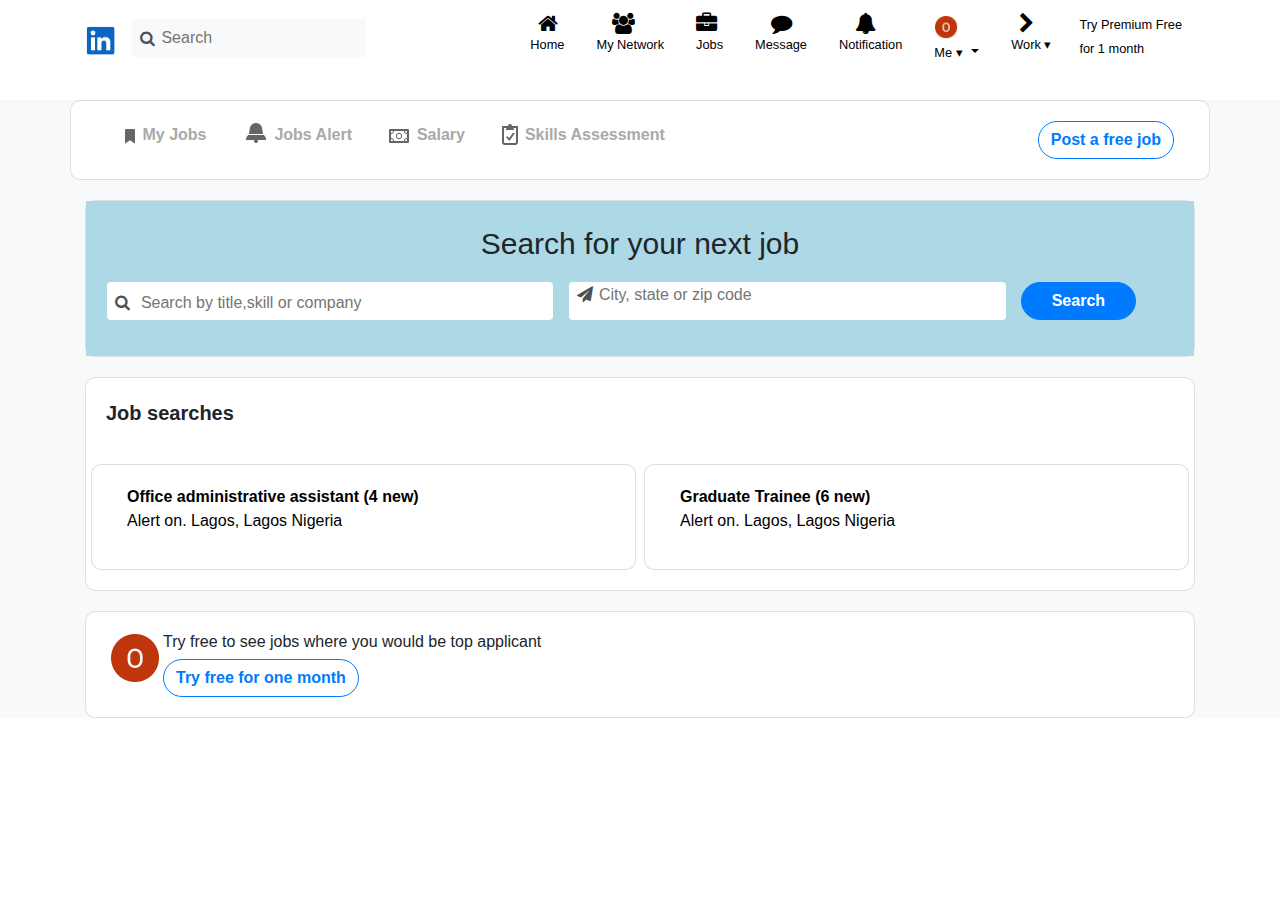
<file: job.html>
<!DOCTYPE html>
<html lang="en">
<head>
    <meta charset="UTF-8">
    <meta http-equiv="X-UA-Compatible" content="IE=edge">
    <meta name="viewport" content="width=device-width, initial-scale=1.0">
    <link rel="stylesheet" href="https://maxcdn.bootstrapcdn.com/bootstrap/4.5.2/css/bootstrap.min.css">
    <link rel="stylesheet" href="https://cdnjs.cloudflare.com/ajax/libs/font-awesome/4.7.0/css/font-awesome.min.css">
    <script src="https://ajax.googleapis.com/ajax/libs/jquery/3.5.1/jquery.min.js"></script>

    <title>Job-link</title>
    <style>
        .card{
            margin-top: 20px;
            border-radius: 10px !important;
        }
        a{
            text-decoration: none;
            color: black;
        }
    </style>
</head>
<body>
     <!-- NAVBAR -->
         <!-- NAVBAR -->
    <nav class=" navbar navbar-expand-sm container" >

        <div class="d-flex x-input " > 
             <a href="#" class="navbar-brand">
                 <img class="my-auto" src="images/small-logo.png" alt="" width="30px">
             </a>
             <div class="form-control bg-light d-flex p-0 pl-2 border-0"  >
                 <i class="fa fa-search my-auto"></i>
                 <input type="text" class=" x-input  border-0 bg-light "  placeholder=" Search">
             </div>
        </div>
 
      <div class="navbar-collapse collapse justify-content-end">
          <ul class="navbar-nav">
              <li class="nav-item">
                 <a href="front-page.html" class="nav-link mx-2">
                     <i class="fa fa-home fa-lg ml-2 d-block"></i>
                     <span class="small">Home</span>
                 </a>
              </li>
              <li class="nav-item">
                 <a href="#" class="nav-link mx-2">
                     <i class="fa fa-users fa-lg ml-3  d-block"></i>
                     <span class="small" style="width: fit-content;">My Network</span>
                 </a>
              </li>
              <li class="nav-item">
                 <a href="job.html" class="nav-link mx-2"><i class="fa fa-briefcase fa-lg d-block"></i>
                     <span class="small">Jobs</span>
                 </a>
              </li>
              <li class="nav-item">
                 <a href="#" class="nav-link mx-2">
                     <i class="fa fa-comment fa-lg ml-3 d-block"></i>
                     <span class="small">Message</span>
                 </a>
              </li>
              <li class="nav-item">
                 <a href="Notification.html" class="nav-link mx-2">
                     <i class="fa fa-bell fa-lg ml-3 d-block"></i>
                     <span class="small">Notification</span>
                     </a>
              </li>
              <li class="nav-item nav-item dropdown">
                 <a href="#" class=" nav-link mx-2 p-2 dropdown-toggle" href="#" id="navbardrop" data-toggle="dropdown">
                     <img src="images/oo.png" alt="" class="d-block " width="25px" >
                     <span class="small">Me ▾</span>
                 </a>
                 <div class="dropdown-menu p-2">
                     <div class=" dropdown-item">
                             <div class="media">
                                 <img src="images/ooo.png" alt="" class="rounded-circle">
                                 <div class="media-body">
                                     <h6 class="font-weight-bold">Ogunyemi Tomisin</h6>
                                     <h6>Student at SQI</h6>
                                 </div>
                             </div>
                             <div>
                                 <button class="btn btn-outline-primary btn-light btn-sm rounded-pill float-right font-weight-bold w-100 ">View Profile</button>
                             </div>
                            
                      </div>
                      <div class="dropdown-item">
                         <hr >
                      </div>
                     <div class="dropdown-item">
                         <ul class="nav flex-column ">
                             <li class="nav-item">
                                 <a href="" class="nav-link d-block text-secondary font-weight-bold">Account</a>
                             </li>
                             <li class="nav-item">
                                 <a href="" class="nav-link d-block">Settings & Privacy</a>
                             </li>
                             <li class="nav-item">
                                 <a href="" class="nav-link d-block">Help</a>
                             </li>
                             <li class="nav-item">
                                 <a href="" class="nav-link d-block">Language</a>
                             </li>
                             <li class="nav-item">
                                 <a href="" class="nav-link d-block text-secondary font-weight-bold">Manage</a>
                             </li>
                             <li class="nav-item">
                                 <a href="" class="nav-link d-block">Post and activity</a>
                             </li>
                             <li class="nav-item">
                                 <a href="" class="nav-link d-block">My Posted Job</a>
                             </li>
                             <li class="nav-item">
                                 <a href="" class="nav-link d-block">Sign-Out</a>
                             </li>
                         </ul>
                     </div>  
                 </div>
              </li>
              <li class="nav-item">
 
              </li>
              <li class="nav-item">
                 <a href="#" class="nav-link mx-2">
                     <i class="fa fa-chevron-right fa-lg ml-2 d-block"></i>
                     <span class="small">Work ▾</span>
                 </a>
              </li>
              <li class="nav-item">
                 <a href="#" class="nav-link mx-2 p-1 d-block">
                     <span class="small">Try Premium Free <br> for 1 month</span>
                  </a>
              </li>
          </ul>
      </div>
      <!-- COLLAPSE ICON -->
      <div>
         <a href="#" class="d-sm-none">
             <i class="fa fa-comment fa-lg "></i>
         </a>
      </div>
 </nav>
 
    <main class="bg-light">
        <section class="card container">
            <div class="card-body">
              <a href="#" style="color: darkgrey;">
                <span class="p-3">
                    <img src="images/snip-ash.png" alt="">
                    <strong>My Jobs</strong>
                </span>
                <span class="p-3">
                 <img src="images/bell.png" alt="">
                 <strong> Jobs Alert</strong>
             </span>
             <span class="p-3">
                 <img src="images/salary.png" alt="">
                 <strong> Salary</strong>
             </span>
             <span class="p-3">
                 <img src="images/other.png" alt="">
                 <strong> Skills Assessment</strong>
             </span>
             <span>
                 <button class="btn btn-outline-primary rounded-pill float-right font-weight-bold">Post a free job</button>
             </span>
              </a>
            </div>
        </section>

        <!-- SEARCH FOR JOBS -->
       <main class="container">
        <section class="card">
            <div class="card-body" style="background-color: lightblue;">
                <p style="font-size: 30px;" class="lead text-center">Search for your next job</p>
                <div class="form-group row">
                    <div class="form-control bg-white p-0 p-2 border-0 col-sm ml-3"  >
                        <i class="fa fa-search my-auto"></i>
                        <input type="text" class=" x-input  border-0 bg-white w-75 "  placeholder=" Search by title,skill or company">
                    </div>
                    <div class="form-control bg-white p-0 pl-2 border-0 col-sm ml-3"  >
                        <i class="fa fa-send my-auto"></i>
                        <input type="text" class=" x-input  border-0 bg-white w-75 "  placeholder="City, state or zip code">
                    </div>
                    <div class="col-sm-2">
                        <button class="btn btn-primary text-white font-weight-bold rounded-pill w-75">Search</button>
                    </div>
                </div>
            </div>
         </section>
         <section class="card"> 
             <div class="card-body">
                <p class="font-weight-bold" style="font-size: 20px;">Job searches</p>
                <div class="row">
                    <div class="col-sm card">
                        <div class="card-body">
                           <a href="#">
                            <strong>Office administrative assistant (4 new)</strong>
                            <p>Alert on. Lagos, Lagos Nigeria </p>
                           </a>
                        </div>
                    </div>
                    <div class="col-sm card ml-2">
                        <div class="card-body">
                           <a href="#">
                            <strong>Graduate Trainee (6 new)</strong>
                            <p>Alert on. Lagos, Lagos Nigeria </p>
                           </a>
                        </div>
                    </div>
                </div>
             </div>
         </section>

            <section class="card">
                <div class="card-body">
                    <div class="media">
                        <img src="images/ooo.png" alt="" class="rounded-circle">
                     <div class="media-body">
                        <h6>Try free to see jobs where you would be top applicant</h6>
                        <button class="btn btn-outline-primary font-weight-bold  rounded-pill">Try free for one month</button>
                     </div>
                    </div>
                </div>
            </section>
       </main>
    </main>
   
    <script src="https://cdnjs.cloudflare.com/ajax/libs/popper.js/1.16.0/umd/popper.min.js"></script>
    <script src="https://maxcdn.bootstrapcdn.com/bootstrap/4.5.2/js/bootstrap.min.js"></script>
</body>
</html>
</file>
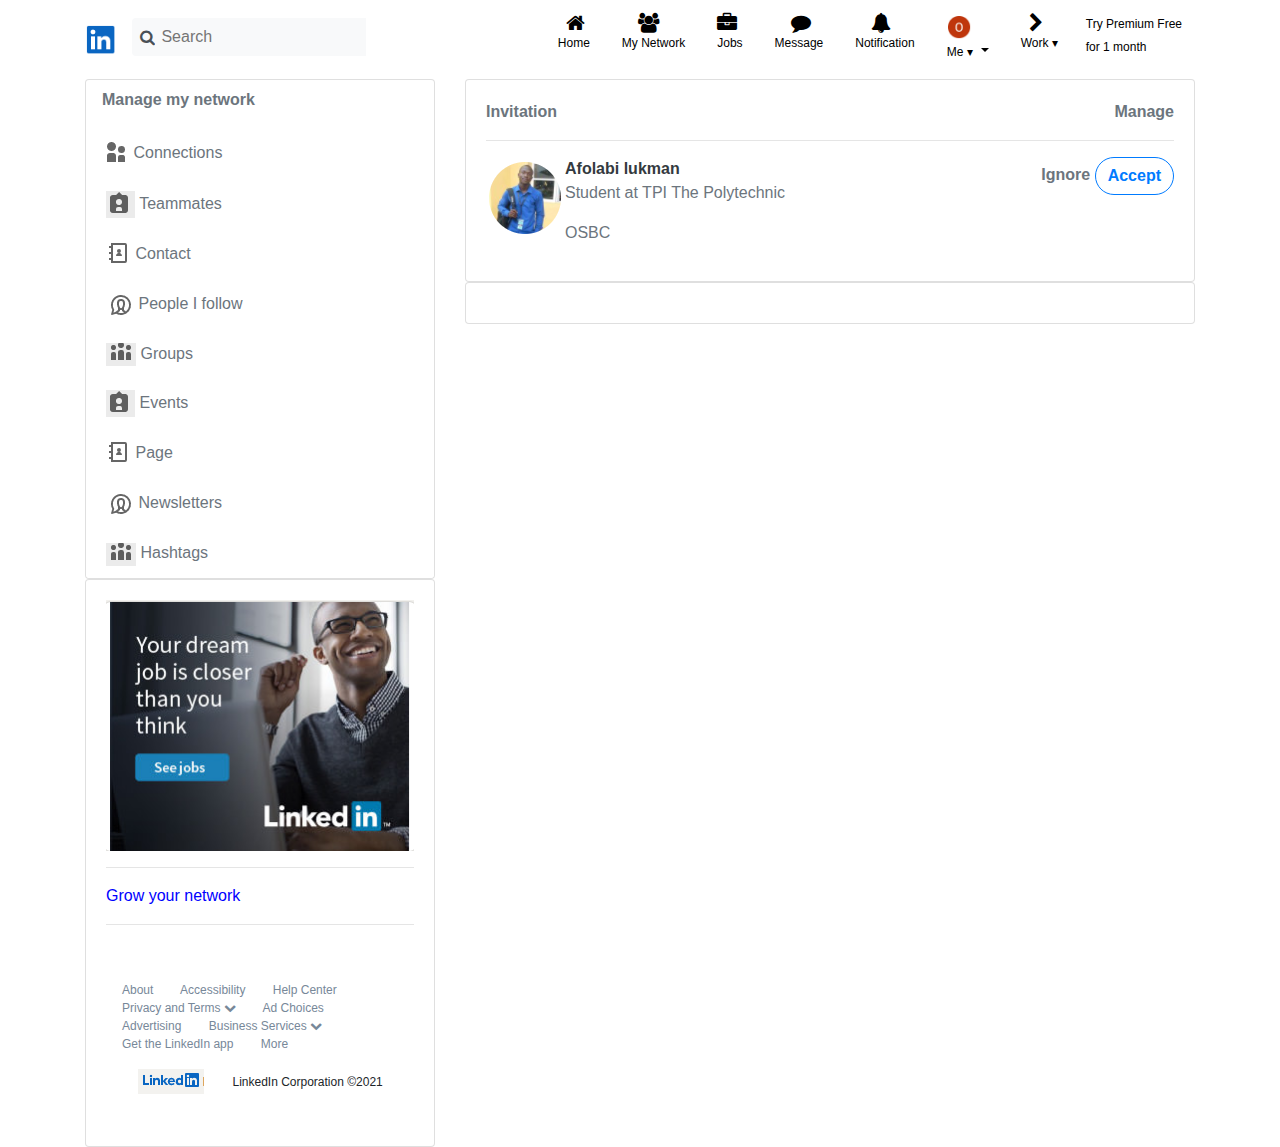
<file: my-network.html>
<!DOCTYPE html>
<html lang="en">
<head>
    <meta charset="UTF-8">
    <meta http-equiv="X-UA-Compatible" content="IE=edge">
    <meta name="viewport" content="width=device-width, initial-scale=1.0">
    <link rel="stylesheet" href="https://maxcdn.bootstrapcdn.com/bootstrap/4.5.2/css/bootstrap.min.css">
    <link rel="stylesheet" href="https://cdnjs.cloudflare.com/ajax/libs/font-awesome/4.7.0/css/font-awesome.min.css">
    <script src="https://ajax.googleapis.com/ajax/libs/jquery/3.5.1/jquery.min.js"></script>
    <title>My-network</title>
    <style type="text/css">
        a{
            text-decoration: none;
            color: black;
        }
        nav{
            font-size: 15px;
            justify-content:space-around;
    
        }
    </style>
</head>
<body class="mode_body">
     <!-- NAVBAR -->
     <nav class=" navbar navbar-expand-sm container" >

        <div class="d-flex x-input " > 
             <a href="#" class="navbar-brand">
                 <img class="my-auto" src="images/small-logo.png" alt="" width="30px">
             </a>
             <div class="form-control bg-light d-flex p-0 pl-2 border-0"  >
                 <i class="fa fa-search my-auto"></i>
                 <input type="text" class=" x-input  border-0 bg-light "  placeholder=" Search">
             </div>
        </div>
 
      <div class="navbar-collapse collapse justify-content-end">
          <ul class="navbar-nav">
              <li class="nav-item">
                 <a href="front-page.html" class="nav-link mx-2">
                     <i class="fa fa-home fa-lg ml-2 d-block"></i>
                     <span class="small">Home</span>
                 </a>
              </li>
              <li class="nav-item">
                 <a href="#" class="nav-link mx-2">
                     <i class="fa fa-users fa-lg ml-3  d-block"></i>
                     <span class="small" style="width: fit-content;">My Network</span>
                 </a>
              </li>
              <li class="nav-item">
                 <a href="job.html" class="nav-link mx-2"><i class="fa fa-briefcase fa-lg d-block"></i>
                     <span class="small">Jobs</span>
                 </a>
              </li>
              <li class="nav-item">
                 <a href="#" class="nav-link mx-2">
                     <i class="fa fa-comment fa-lg ml-3 d-block"></i>
                     <span class="small">Message</span>
                 </a>
              </li>
              <li class="nav-item">
                 <a href="Notification.html" class="nav-link mx-2">
                     <i class="fa fa-bell fa-lg ml-3 d-block"></i>
                     <span class="small">Notification</span>
                     </a>
              </li>
              <li class="nav-item nav-item dropdown">
                 <a href="#" class=" nav-link mx-2 p-2 dropdown-toggle" href="#" id="navbardrop" data-toggle="dropdown">
                     <img src="images/oo.png" alt="" class="d-block " width="25px" >
                     <span class="small">Me ▾</span>
                 </a>
                 <div class="dropdown-menu p-2">
                     <div class=" dropdown-item">
                             <div class="media">
                                 <img src="images/ooo.png" alt="" class="rounded-circle">
                                 <div class="media-body">
                                     <h6 class="font-weight-bold">Ogunyemi Tomisin</h6>
                                     <h6>Student at SQI</h6>
                                 </div>
                             </div>
                             <div>
                                 <button class="btn btn-outline-primary btn-light btn-sm rounded-pill float-right font-weight-bold w-100 ">View Profile</button>
                             </div>
                            
                      </div>
                      <div class="dropdown-item">
                         <hr >
                      </div>
                     <div class="dropdown-item">
                         <ul class="nav flex-column ">
                             <li class="nav-item">
                                 <a href="" class="nav-link d-block text-secondary font-weight-bold">Account</a>
                             </li>
                             <li class="nav-item">
                                 <a href="" class="nav-link d-block">Settings & Privacy</a>
                             </li>
                             <li class="nav-item">
                                 <a href="" class="nav-link d-block">Help</a>
                             </li>
                             <li class="nav-item">
                                 <a href="" class="nav-link d-block">Language</a>
                             </li>
                             <li class="nav-item">
                                 <a href="" class="nav-link d-block text-secondary font-weight-bold">Manage</a>
                             </li>
                             <li class="nav-item">
                                 <a href="" class="nav-link d-block">Post and activity</a>
                             </li>
                             <li class="nav-item">
                                 <a href="" class="nav-link d-block">My Posted Job</a>
                             </li>
                             <li class="nav-item">
                                 <a href="" class="nav-link d-block">Sign-Out</a>
                             </li>
                         </ul>
                     </div>  
                 </div>
              </li>
              <li class="nav-item">
 
              </li>
              <li class="nav-item">
                 <a href="#" class="nav-link mx-2">
                     <i class="fa fa-chevron-right fa-lg ml-2 d-block"></i>
                     <span class="small">Work ▾</span>
                 </a>
              </li>
              <li class="nav-item">
                 <a href="#" class="nav-link mx-2 p-1 d-block">
                     <span class="small">Try Premium Free <br> for 1 month</span>
                  </a>
              </li>
          </ul>
      </div>
      <!-- COLLAPSE ICON -->
      <div>
         <a href="#" class="d-sm-none">
             <i class="fa fa-comment fa-lg "></i>
         </a>
      </div>
 </nav>
      
 <main class="container">
    <section class="row">
        <section class="col-sm-4">
            <div class="todo card ">
                <div class="todo card-body p-0">
                    <p class="text-secondary font-weight-bold px-3 pt-2">Manage my network</p>
                    <div class="list-group todo border-0">
                        <a href="#" class="list-group-item list-group-item-action border-0">
                            <img src="images/area1.png" alt="">
                            <span class="text-secondary"> Connections  </span>
                         </a>
                         <a href="#" class="list-group-item list-group-item-action border-0">
                            <img src="images/area2.png" alt="">
                            <span  class="text-secondary">  Teammates  </span>
                         </a>
                         <a href="#" class="list-group-item list-group-item-action border-0">
                            <img src="images/area3.png" alt="">
                            <span  class="text-secondary"> Contact  </span>
                         </a>
                         <a href="#" class="list-group-item list-group-item-action border-0">
                            <img src="images/area4.png" alt="">
                            <span  class="text-secondary"> People I follow  </span>
                         </a>
                         <a href="#" class="list-group-item list-group-item-action border-0">
                            <img src="images/area5.png" alt="">
                            <span  class="text-secondary"> Groups </span>
                         </a>
                         <a href="#" class="list-group-item list-group-item-action border-0">
                            <img src="images/area2.png" alt="">
                            <span  class="text-secondary todo"> Events </span>
                         </a>
                         <a href="#" class="list-group-item list-group-item-action border-0">
                            <img src="images/area3.png" alt="">
                            <span  class="text-secondary todo"> Page  </span>
                         </a>
                         <a href="#" class="list-group-item list-group-item-action border-0">
                            <img src="images/area4.png" alt="">
                            <span class="text-secondary todo" > Newsletters  </span>
                         </a>
                         <a href="#" class="list-group-item list-group-item-action border-0">
                            <img src="images/area5.png" alt="">
                            <span  class="text-secondary"   > Hashtags  </span>
                         </a> 
                      </div>
                </div>
             </div>
                
            <!-- IMAGES -->
            <div class="todo card">
                <div class="todo card-body">
                    <img src="images/real-snip.png" alt="" width="100%">
                    <hr>
                   <a href="#" style="color: blue;" class="text-center"> Grow your network</a>
                   <hr>
                   <br>
                   <main class="p-3">
                    <div style="font-size: 12px;">
                        <a href="#" class="mr-4 footer" style="color: lightslategray;"> About</a>
                        <a href="#" class="mr-4 footer" style="color: lightslategray;">Accessibility</a>
                        <a href="#" class="mr-4 footer" style="color: lightslategray;"> Help Center</a>
                        <br>
                        <a href="#" class="mr-4 footer" style="color: lightslategray;"> Privacy and Terms <i class="fa fa-chevron-down"></i></a>
                        <a href="#" class="mr-4 footer" style="color: lightslategray;"> Ad Choices</a>
                        <br>
                         <a href="#" class="mr-4 footer" style="color: lightslategray;"> Advertising</a>
                        <a href="#" class="mr-4 footer" style="color: lightslategray;"> Business Services <i class="fa fa-chevron-down"></i></a>
                        <br>
                        <a href="#" class="mr-4 footer" style="color: lightslategray;"> Get the LinkedIn app</a>
                        <a href="#" class="mr-4 footer" style="color: lightslategray;"> More</a>
                    </div>
                    <div>
                        <img src="images/snip-project.png" alt="" class="p-3">
                        <span style="font-size: 12px;" class="p-2">LinkedIn Corporation ©2021</span>
                    </div>
                </main>
            </div>
        </section>

        <section class="col-sm">
            <div class="todo card">
                <div class="todo card-body">
                    <strong class="text-secondary">Invitation</strong>
                    <strong class="float-right text-secondary">Manage</strong>
                    <hr>
                   <div class="row">
                       <div class="col-sm">
                            <div class="media">
                                <img src="images/lukman.png" alt="">
                                <div class="media-body text-secondary">
                                    <strong class="text-dark">Afolabi lukman</strong>
                                    <p>Student at TPI The Polytechnic </p>
                                    <p class="mt-0">OSBC</p>
                                </div>
                            </div>
                       </div>
                       <div class="col-sm">
                         <div class="float-right">
                            <strong class="text-secondary">Ignore</strong>
                            <button class="btn btn-outline-primary font-weight-bold rounded-pill"> Accept</button>
                         </div>
                       </div>
                   </div>
                </div>
            </div>

            <div class="todo card">
                <div class="todo card-body">

                </div>
            </div>

        </section>
    </section>
 </main>


 <script>
    
       
        function night(){
            document.body.classList.add('bg-dark');
            var temi=document.getElementsByClassName("todo")
            for (let index = 0; index < temi.length; index++) {
                 temi[index].setAttribute("style","color: white !important; background-color: black" )
            }



        }

        function day (){
            document.body.classList.remove('bg-dark');
            document.body.classList.remove('text-light');
        }

 </script>





    <script src="https://cdnjs.cloudflare.com/ajax/libs/popper.js/1.16.0/umd/popper.min.js"></script>
    <script src="https://maxcdn.bootstrapcdn.com/bootstrap/4.5.2/js/bootstrap.min.js"></script>
</body>
</html>
</file>
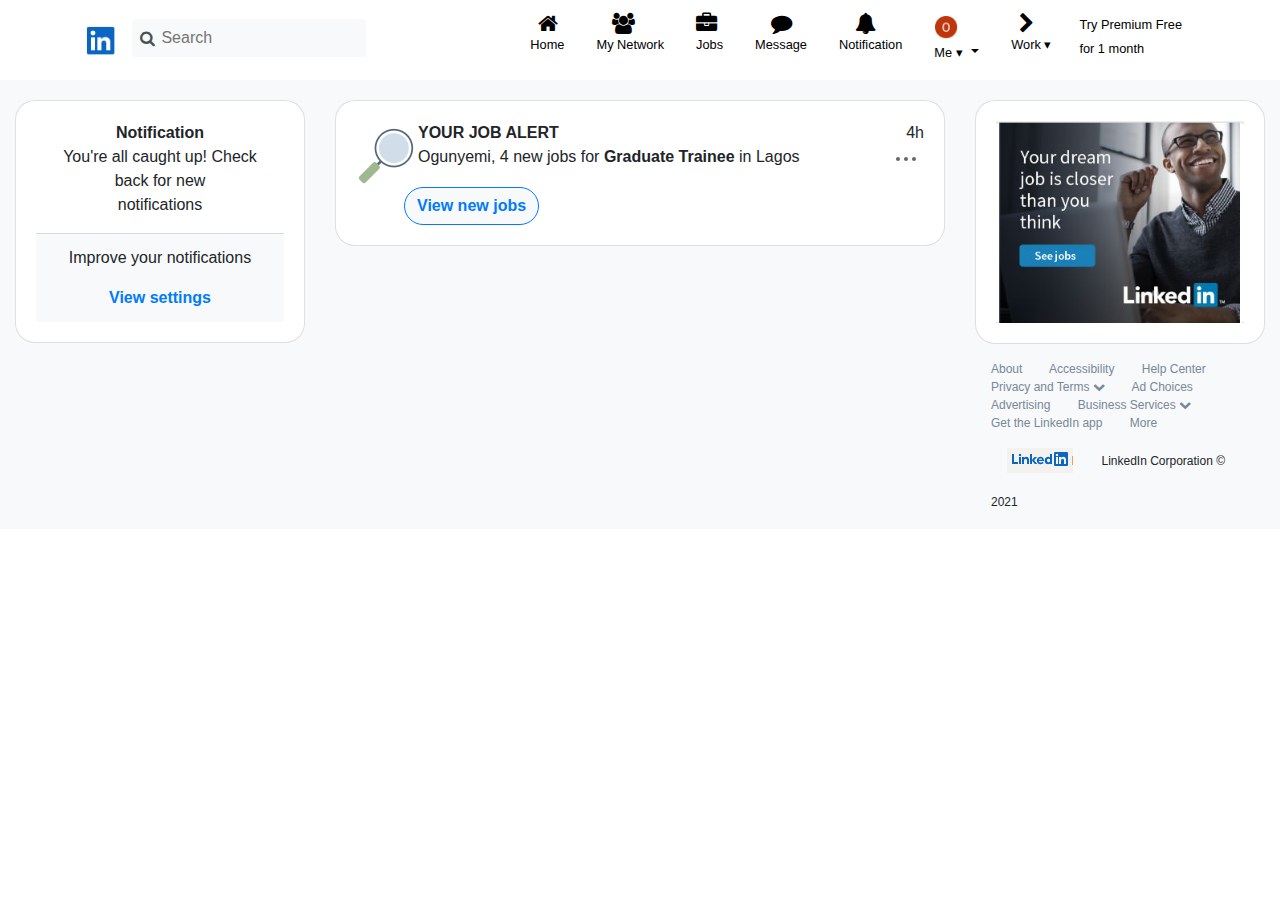
<file: Notification.html>
<!DOCTYPE html>
<html lang="en">
<head>
    <meta charset="UTF-8">
    <meta http-equiv="X-UA-Compatible" content="IE=edge">
    <meta name="viewport" content="width=device-width, initial-scale=1.0">
    <link rel="stylesheet" href="https://maxcdn.bootstrapcdn.com/bootstrap/4.5.2/css/bootstrap.min.css">
    <link rel="stylesheet" href="https://cdnjs.cloudflare.com/ajax/libs/font-awesome/4.7.0/css/font-awesome.min.css">
    <script src="https://ajax.googleapis.com/ajax/libs/jquery/3.5.1/jquery.min.js"></script>
    <link rel="stylesheet" href="front-page.html">
    <link rel="stylesheet" href="job.html">
    <title>Notification-page</title>
    <style>
        a{
        text-decoration: none;
        color: black;
    }
         .card{
        margin-top: 20px;
        border-radius: 20px !important;
    }
    .footer:hover{
        color: mediumblue !important;
    }
    input:active{
        outline: none;
    }
    </style>
</head>
<body>
    <nav class=" navbar navbar-expand-sm container" >

        <div class="d-flex x-input " > 
             <a href="#" class="navbar-brand">
                 <img class="my-auto" src="images/small-logo.png" alt="" width="30px">
             </a>
             <div class="form-control bg-light d-flex p-0 pl-2 border-0"  >
                 <i class="fa fa-search my-auto"></i>
                 <input type="text" class=" x-input  border-0 bg-light "  placeholder=" Search">
             </div>
        </div>
 
      <div class="navbar-collapse collapse justify-content-end">
          <ul class="navbar-nav">
              <li class="nav-item">
                 <a href="front-page.html" class="nav-link mx-2">
                     <i class="fa fa-home fa-lg ml-2 d-block"></i>
                     <span class="small">Home</span>
                 </a>
              </li>
              <li class="nav-item">
                 <a href="#" class="nav-link mx-2">
                     <i class="fa fa-users fa-lg ml-3  d-block"></i>
                     <span class="small" style="width: fit-content;">My Network</span>
                 </a>
              </li>
              <li class="nav-item">
                 <a href="job.html" class="nav-link mx-2"><i class="fa fa-briefcase fa-lg d-block"></i>
                     <span class="small">Jobs</span>
                 </a>
              </li>
              <li class="nav-item">
                 <a href="#" class="nav-link mx-2">
                     <i class="fa fa-comment fa-lg ml-3 d-block"></i>
                     <span class="small">Message</span>
                 </a>
              </li>
              <li class="nav-item">
                 <a href="Notification.html" class="nav-link mx-2">
                     <i class="fa fa-bell fa-lg ml-3 d-block"></i>
                     <span class="small">Notification</span>
                     </a>
              </li>
              <li class="nav-item nav-item dropdown">
                 <a href="#" class=" nav-link mx-2 p-2 dropdown-toggle" href="#" id="navbardrop" data-toggle="dropdown">
                     <img src="images/oo.png" alt="" class="d-block " width="25px" >
                     <span class="small">Me ▾</span>
                 </a>
                 <div class="dropdown-menu p-2">
                     <div class=" dropdown-item">
                             <div class="media">
                                 <img src="images/ooo.png" alt="" class="rounded-circle">
                                 <div class="media-body">
                                     <h6 class="font-weight-bold">Ogunyemi Tomisin</h6>
                                     <h6>Student at SQI</h6>
                                 </div>
                             </div>
                             <div>
                                 <button class="btn btn-outline-primary btn-light btn-sm rounded-pill float-right font-weight-bold w-100 ">View Profile</button>
                             </div>
                            
                      </div>
                      <div class="dropdown-item">
                         <hr >
                      </div>
                     <div class="dropdown-item">
                         <ul class="nav flex-column ">
                             <li class="nav-item">
                                 <a href="" class="nav-link d-block text-secondary font-weight-bold">Account</a>
                             </li>
                             <li class="nav-item">
                                 <a href="" class="nav-link d-block">Settings & Privacy</a>
                             </li>
                             <li class="nav-item">
                                 <a href="" class="nav-link d-block">Help</a>
                             </li>
                             <li class="nav-item">
                                 <a href="" class="nav-link d-block">Language</a>
                             </li>
                             <li class="nav-item">
                                 <a href="" class="nav-link d-block text-secondary font-weight-bold">Manage</a>
                             </li>
                             <li class="nav-item">
                                 <a href="" class="nav-link d-block">Post and activity</a>
                             </li>
                             <li class="nav-item">
                                 <a href="" class="nav-link d-block">My Posted Job</a>
                             </li>
                             <li class="nav-item">
                                 <a href="" class="nav-link d-block">Sign-Out</a>
                             </li>
                         </ul>
                     </div>  
                 </div>
              </li>
              <li class="nav-item">
 
              </li>
              <li class="nav-item">
                 <a href="#" class="nav-link mx-2">
                     <i class="fa fa-chevron-right fa-lg ml-2 d-block"></i>
                     <span class="small">Work ▾</span>
                 </a>
              </li>
              <li class="nav-item">
                 <a href="#" class="nav-link mx-2 p-1 d-block">
                     <span class="small">Try Premium Free <br> for 1 month</span>
                  </a>
              </li>
          </ul>
      </div>
      <!-- COLLAPSE ICON -->
      <div>
         <a href="#" class="d-sm-none">
             <i class="fa fa-comment fa-lg "></i>
         </a>
      </div>
 </nav>
    
 
  <main class=" container-fluid bg-light">
      <section class="row">
        <div class="col-sm-3">
            <div class="card">
                <div class="card-body text-center">
                    <strong>Notification</strong>
                    <p>You're all caught up! Check <br> back for new <br> notifications</p>
                    <div class=" card-footer bg-light">
                        <p>Improve your notifications</p>
                        <a href="#" class="text-primary"> <strong>View settings</strong></a>
                    </div>
                </div>
             </div>
        </div>
       <!-- SECOND -->
           <section class="col-sm">
                <div class="card">
                    <div class="card-body">
                        <div class="media">
                            <img src="images/snip-search.png" alt="">
                            <div class="media-body">
                                <div><strong>YOUR JOB ALERT </strong> <span class="float-right">4h</span></div>
                                <div>
                                    <span>Ogunyemi, 4 new jobs for <strong>Graduate Trainee</strong> in Lagos</span>
                                    <a href="#" class="float-right"> <img src="images/snip-dot.png" alt=""></a>
                                </div>
                            </div>
                        </div>
                        <div class="ml-5">
                            <button class="btn btn-outline-primary btn-light text-primary rounded-pill font-weight-bold"> View new jobs</button>
                        </div>
                    </div>
                </div>
           </section>

           <!-- THIRD -->
           <section class="col-sm-3">
            <main class="card">
                <section class="card-body">
                  <a href="#">
                      <img src="images/real-snip.png" alt="" width="100%" >
                  </a>
                </section>
            </main>

                <!-- FOOTER -->
                <main class="p-3">
                    <div style="font-size: 12px;">
                        <a href="#" class="mr-4 footer" style="color: lightslategray;"> About</a>
                        <a href="#" class="mr-4 footer" style="color: lightslategray;">Accessibility</a>
                        <a href="#" class="mr-4 footer" style="color: lightslategray;"> Help Center</a>
                        <br>
                        <a href="#" class="mr-4 footer" style="color: lightslategray;"> Privacy and Terms <i class="fa fa-chevron-down"></i></a>
                        <a href="#" class="mr-4 footer" style="color: lightslategray;"> Ad Choices</a>
                        <br>
                         <a href="#" class="mr-4 footer" style="color: lightslategray;"> Advertising</a>
                        <a href="#" class="mr-4 footer" style="color: lightslategray;"> Business Services <i class="fa fa-chevron-down"></i></a>
                        <br>
                        <a href="#" class="mr-4 footer" style="color: lightslategray;"> Get the LinkedIn app</a>
                        <a href="#" class="mr-4 footer" style="color: lightslategray;"> More</a>
                    </div>
                    <div>
                        <img src="images/snip-project.png" alt="" class="p-3">
                        <span style="font-size: 12px;" class="p-2">LinkedIn Corporation © 2021</span>
                    </div>
                </main>

           </section>

      </section>
  </main>


    <script src="https://cdnjs.cloudflare.com/ajax/libs/popper.js/1.16.0/umd/popper.min.js"></script>
    <script src="https://maxcdn.bootstrapcdn.com/bootstrap/4.5.2/js/bootstrap.min.js"></script>
</body>
</html>
</file>
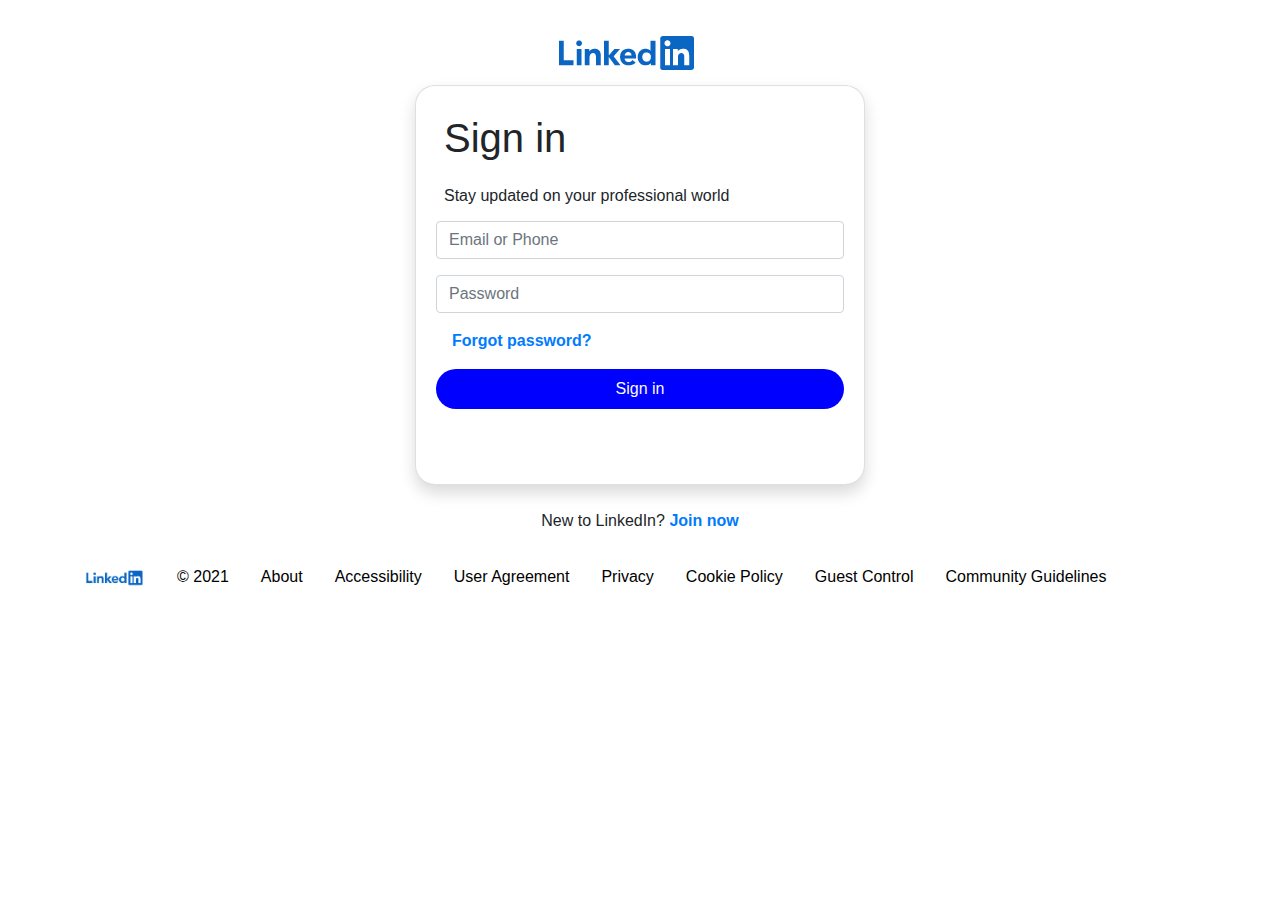
<file: sign-in.html>
<!DOCTYPE html>
<html lang="en">
<head>
    <meta charset="UTF-8">
    <meta http-equiv="X-UA-Compatible" content="IE=edge">
    <meta name="viewport" content="width=device-width, initial-scale=1.0">
    <link rel="stylesheet" href="https://maxcdn.bootstrapcdn.com/bootstrap/4.5.2/css/bootstrap.min.css">
    <link rel="stylesheet" href="https://cdnjs.cloudflare.com/ajax/libs/font-awesome/4.7.0/css/font-awesome.min.css">
    <script src="https://ajax.googleapis.com/ajax/libs/jquery/3.5.1/jquery.min.js"></script>
    <title>sign-in page</title>
    <style>
        .t-footer{
            color: black;
        }
    </style>
</head>
<body>
    <div class="text-center p-2 mt-4 mr-4">
        <img src="images/projectlogo.png" alt="">
    </div>
    <section class="card shadow mx-auto" style="width:450px; height: 400px; border-radius: 20px;">
        <div class=" card-body">
            <h1 class="p-2">Sign in</h1>
            <h6 class="p-2">Stay updated on your professional world</h6>
            <form action="">
               <div class="form-group">
                <input type="email" class="form-control" placeholder="Email or Phone">
                </div>
                <div class="form-group">
                    <input type="password" class="form-control" placeholder="Password">
                </div>
            </form>
            <a href="#" class="p-3 mt-2 font-weight-bold"> Forgot password?</a>
           <a href="front-page.html"> <button class="rounded-pill w-100 text-center text-light p-2 border border-0 mt-3" style="background-color: blue;"> Sign in </button></a>
         </div>
    </section>
    <div class="text-center p-4"> 
        <span>New to LinkedIn?</span>
        <span><a href="#" class="font-weight-bold">Join now</a></span>
    </div>
    <footer class="d-flex container">
        <div>
         <ul class="nav">
            <li class="navbar-brand">
                <a href="" class="t-footer">
                    <img src="images/projectlogo.png" alt="" width="60px;">
                 </a>
            <li class="nav-item">     
              <a href="" class="nav-link t-footer">© 2021</a>
            </li>
             <li class="nav-item">
                <a href="" class="nav-link t-footer  ">About</a>
             </li>
              <li class="nav-item">
                <a href="" class="nav-link t-footer">Accessibility</a>
               </li>
              <li class="nav-item">
                <a href="" class="nav-link  t-footer">User Agreement</a>
               </li>
              <li class="nav-item">
                <a href="" class="nav-link t-footer">Privacy</a>
            </li>
            <li class="nav-item">
                <a href="" class="nav-link t-footer">Cookie Policy</a>
            </li>
            <li class="nav-item">
                <a href="" class="nav-link t-footer">Guest  Control</a>
            </li>
            <li class="nav-item">
                <a href="" class="nav-link t-footer">Community Guidelines</a>
            </li>
        </ul>
         </div> 
     </footer>



    <script src="https://cdnjs.cloudflare.com/ajax/libs/popper.js/1.16.0/umd/popper.min.js"></script>
    <script src="https://maxcdn.bootstrapcdn.com/bootstrap/4.5.2/js/bootstrap.min.js"></script>
</body>
</html>
</file>
<file: css/front.css>
.front-btn{
    border-radius: 10px;

}

.front-btn:hover {
    box-shadow: 0px 5px 10px rgba(0,0,0,0.1);
    border: none !important;
}

.chip {
    background-color: rgb(230, 230, 230);
    border-radius: 30px;
    text-decoration: none;
    padding: 10px 30px;
    font-weight: 400;
    opacity: 0.9;
    min-width: fit-content;
    border: none;
}

.chip:hover {
    text-decoration: none;
    opacity: 1;
    background-color: lightgrey;
}

.chip:focus{
    outline: none !important;
    box-shadow: none !important;
    border: none !important;
}

.chip-pane {
    display: inline-block;
}
.achip-btn{
    border-radius: 30px;
    padding: 5px 5px;

}
.job{
    font-size: 40px;
    font-family: sans-serif;
    color: brown;
}
.photo-text{
    font-size: 40px;
    
}
.xphoto-text{
    font-size: 32px;
    
}
.ilustration-text{
    font-size: 48px;
    font-family: sans-serif;
}
.who{
    font-size: 40px;
    font-family: sans-serif;
    color: brown; 

}
.small-who{
    font-size: 40px;
    font-family: sans-serif
}
.hijab-text{
    background-color: rgba(221, 185, 185, 0.1);
}
.hijab-btn{
    border-radius: 10px;
    background-color: rgba(220, 134, 134, 0.1);

}

.hijab-btn:hover {
    box-shadow: 0px 5px 10px rgba(225, 90, 90, 0.1);
    border: none !important;
}
.video-text{
    font-size: 35px;
    font-weight: sans-serif;
    color: brown;
}
.svideo-text{
    font-size: 35px;
    font-weight: sans-serif;

}
.top-img {
    position: relative;right: -50px;
    width: 130%;
}

   .yes{
    position: relative;
  }
  iframe{
      position: absolute;
      left:80px;
      top: 50px;
      z-index:2000;
  }
  .henshaw{
    position: absolute;
    top: 0px;
    left: 10%;
}
.last-photo{
    position: relative;
}
.henshaw-button{
    border-radius: 30px;
}
.link{
    color: black;
}
.t-footer{
    color: black;
}
.t-drop{
    color: black;
    text-decoration: none;
}

  @media(max-width: 600px){
      .yes{
          position: relative;
            width:100%; height:300;
            left: 0px;

      }
      iframe{
        position: static;

    }
    .top-img {
        position: static;right: 0px;
        width: 100%;
    }

    .henshaw{
        position: absolute;
        top: 0px;
        left: 0%;
    }

  }
</file>
<file: css/style.css>
.hover:hover {
    background-color: rgb(237, 237, 237) !important;
    cursor: pointer;
}

.br-5 {
    border-radius: 5px;
}

.br-10 {
    border-radius: 10px;
}


.br-30 {
    border-radius: 30px;
}


.br-50 {
    border-radius: 50px;
}


.br-100 {
    border-radius: 100px;
}
</file>
